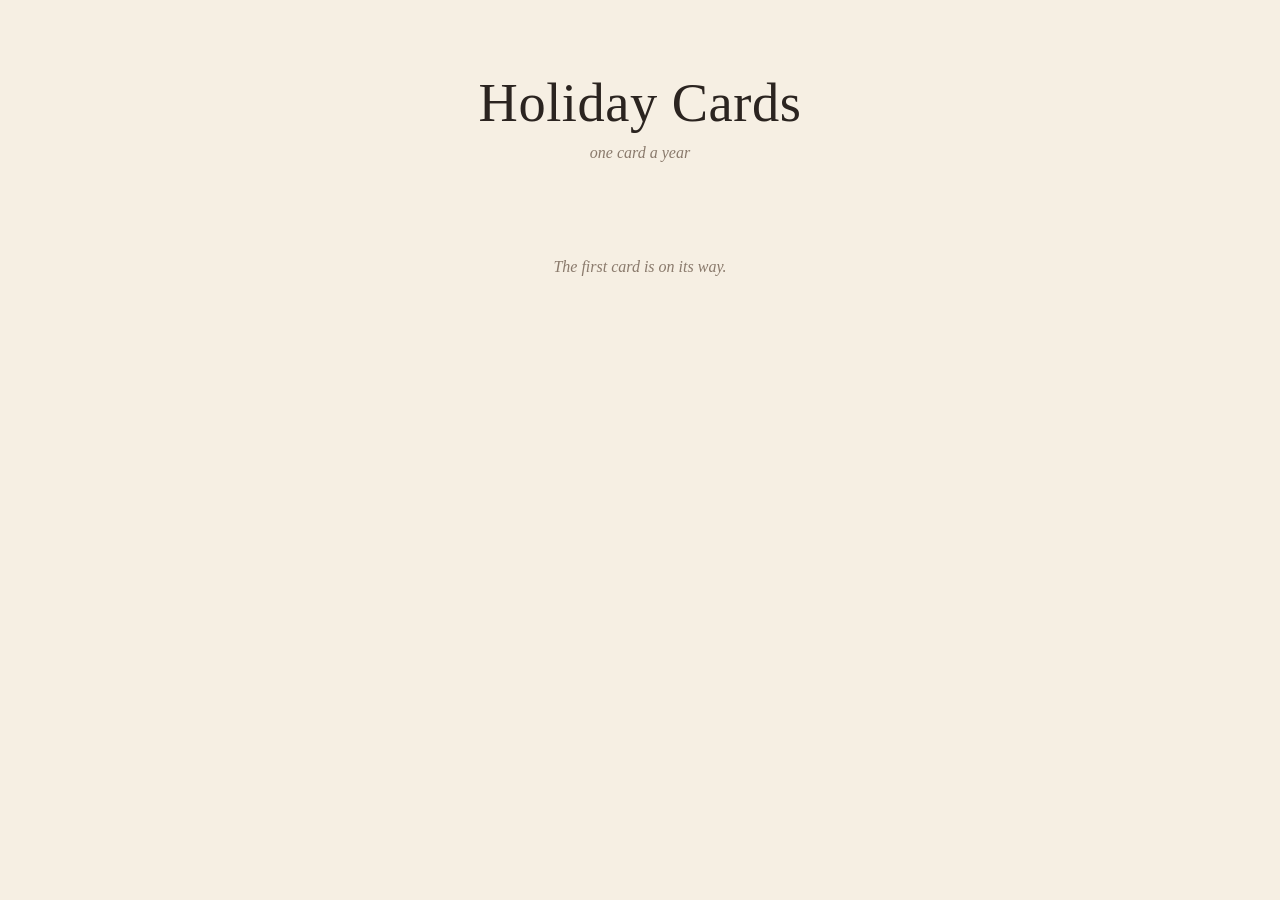
<file: index.html>
<!doctype html>
<html lang="en">
<head>
<meta charset="utf-8">
<meta name="viewport" content="width=device-width, initial-scale=1">
<title>Holiday Cards</title>
<style>
  * { box-sizing: border-box; }
  body { margin: 0; min-height: 100vh; background: #f6efe3; color: #2b2420; font-family: Georgia, "Times New Roman", serif; }
  header { text-align: center; padding: 4.5rem 1rem 2.5rem; }
  h1 { margin: 0; font-weight: 400; font-size: clamp(2.2rem, 6vw, 3.4rem); letter-spacing: .01em; }
  header p { margin: .6rem 0 0; color: #8a7a6c; font-style: italic; }
  main { display: grid; grid-template-columns: repeat(auto-fill, minmax(230px, 1fr)); gap: 3rem 2.2rem; max-width: 1040px; margin: 0 auto; padding: 2.5rem 1.5rem 6rem; }
  a.card { display: grid; gap: .9rem; justify-items: center; text-decoration: none; color: inherit; }
  .env { position: relative; width: 100%; aspect-ratio: 1.55; transition: transform .35s cubic-bezier(.2,1.4,.4,1); }
  .env > * { position: absolute; }
  .back { inset: 0; border-radius: 6px; background: color-mix(in srgb, var(--c) 78%, black); box-shadow: 0 12px 26px rgba(0,0,0,.18); }
  .peek { left: 14%; width: 72%; top: -30%; aspect-ratio: 4 / 5; object-fit: cover; background: #fffdf7; padding: 4%; transform: rotate(-3deg); box-shadow: 0 2px 8px rgba(0,0,0,.2); transition: transform .35s; }
  .front { inset: 0; border-radius: 6px; background: var(--c); clip-path: polygon(0 0, 50% 52%, 100% 0, 100% 100%, 0 100%); }
  .flap { inset: 0 0 auto 0; height: 56%; background: color-mix(in srgb, var(--c) 90%, white); clip-path: polygon(0 0, 100% 0, 50% 100%); }
  .stamp { right: 6%; bottom: 12%; padding: .3rem .7rem; background: #fffaf0; font-size: 1.05rem; transform: rotate(4deg); box-shadow: 0 1px 3px rgba(0,0,0,.15); }
  a.card:hover .env { transform: translateY(-6px) rotate(-1.5deg); }
  a.card:hover .peek { transform: translateY(-10%) rotate(-5deg); }
  .title { font-size: 1.1rem; text-align: center; }
  .draft { font: 600 .7rem system-ui, sans-serif; letter-spacing: .1em; text-transform: uppercase; color: #b8282f; }
  .empty { grid-column: 1 / -1; text-align: center; color: #8a7a6c; font-style: italic; }
</style>
</head>
<body>
<header><h1 id="title">Holiday Cards</h1><p id="subtitle"></p></header>
<main id="grid"></main>
<script>
  // Lists cards from archive.json. Drafts show only with ?drafts in the URL.
  const showDrafts = new URLSearchParams(location.search).has("drafts");
  const esc = (s) => String(s ?? "").replace(/[&<>"]/g, (c) => ({ "&": "&amp;", "<": "&lt;", ">": "&gt;", '"': "&quot;" }[c]));
  fetch("archive.json", { cache: "no-store" })
    .then((r) => r.json())
    .then((a) => {
      document.title = a.title || "Holiday Cards";
      document.getElementById("title").textContent = a.title || "Holiday Cards";
      document.getElementById("subtitle").textContent = a.subtitle || "";
      const cards = a.cards
        .filter((c) => c.status === "published" || showDrafts)
        .sort((x, y) => String(y.id).localeCompare(String(x.id), undefined, { numeric: true }));
      const grid = document.getElementById("grid");
      if (!cards.length) {
        grid.innerHTML = `<p class="empty">The first card is on its way.</p>`;
        return;
      }
      grid.innerHTML = cards
        .map((c) => `
          <a class="card" href="${esc(c.path)}">
            <div class="env" style="--c:${esc(c.color || "#b8282f")}">
              <div class="back"></div>
              ${c.cover ? `<img class="peek" src="${esc(c.cover)}" alt="">` : ""}
              <div class="front"></div>
              ${c.cover ? "" : `<div class="flap"></div>`}
              <div class="stamp">${esc(c.id)}</div>
            </div>
            <div class="title">${esc(c.title)}</div>
            ${c.status !== "published" ? `<div class="draft">${esc(c.status)}</div>` : ""}
          </a>`)
        .join("");
    });
</script>
</body>
</html>
</file>
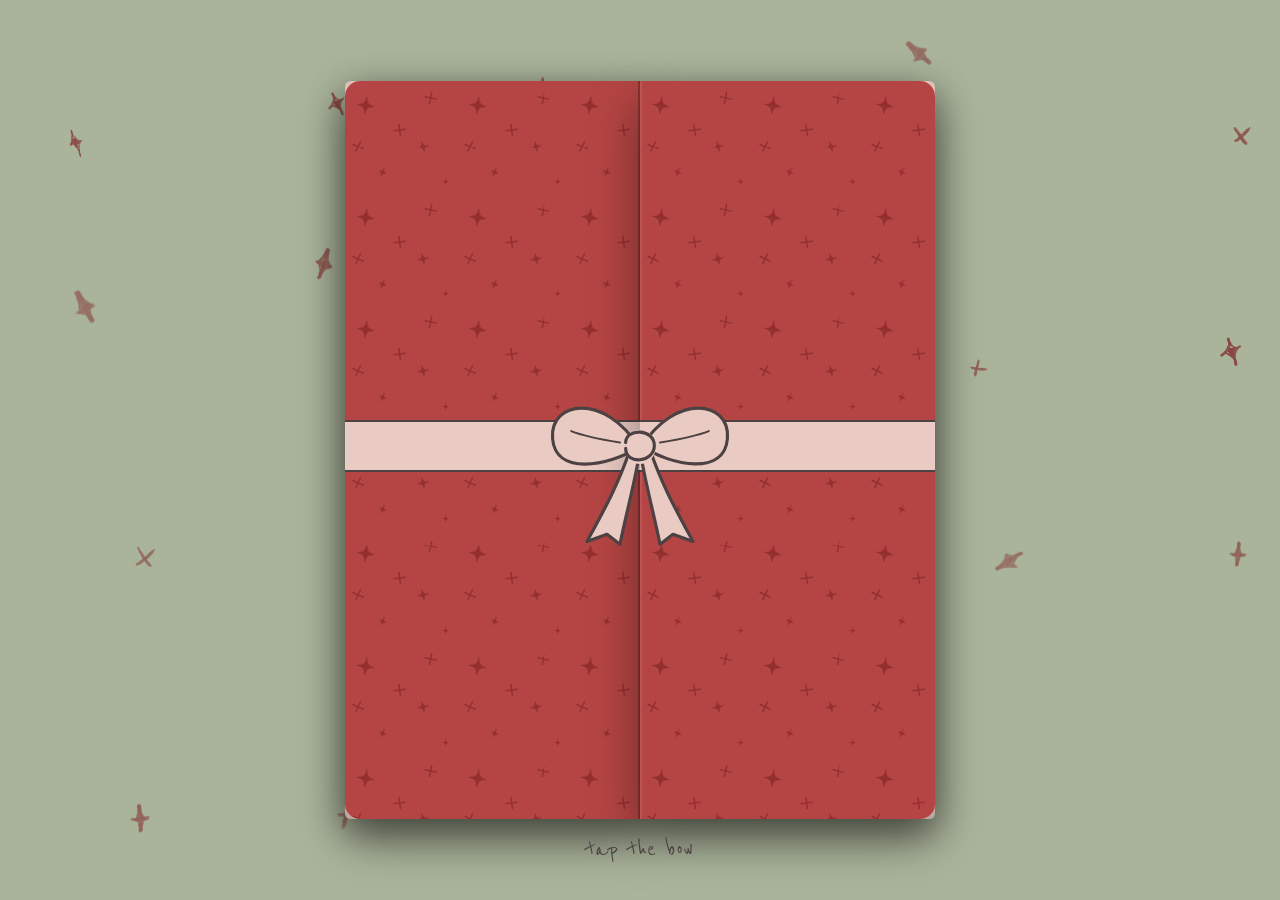
<file: years/2026/index.html>
<!doctype html>
<html lang="en">
<head>
<meta charset="utf-8">
<meta name="viewport" content="width=device-width, initial-scale=1, viewport-fit=cover">
<!-- meta:start (written by tools/cards.py stamp, edit card.json instead) -->
<title>Happy HOWLdays</title>
<meta property="og:title" content="Happy HOWLdays">
<meta name="description" content="A little card for you. Tap the bow.">
<meta property="og:description" content="A little card for you. Tap the bow.">
<meta property="og:type" content="website">
<!-- meta:end -->
<link rel="stylesheet" href="engine/engine.css">
</head>
<body class="xc">
<div id="card-root"></div>
<noscript>This card needs JavaScript to open.</noscript>
<script type="module">
  import { boot } from "./engine/engine.js";
  boot();
</script>
</body>
</html>
</file>
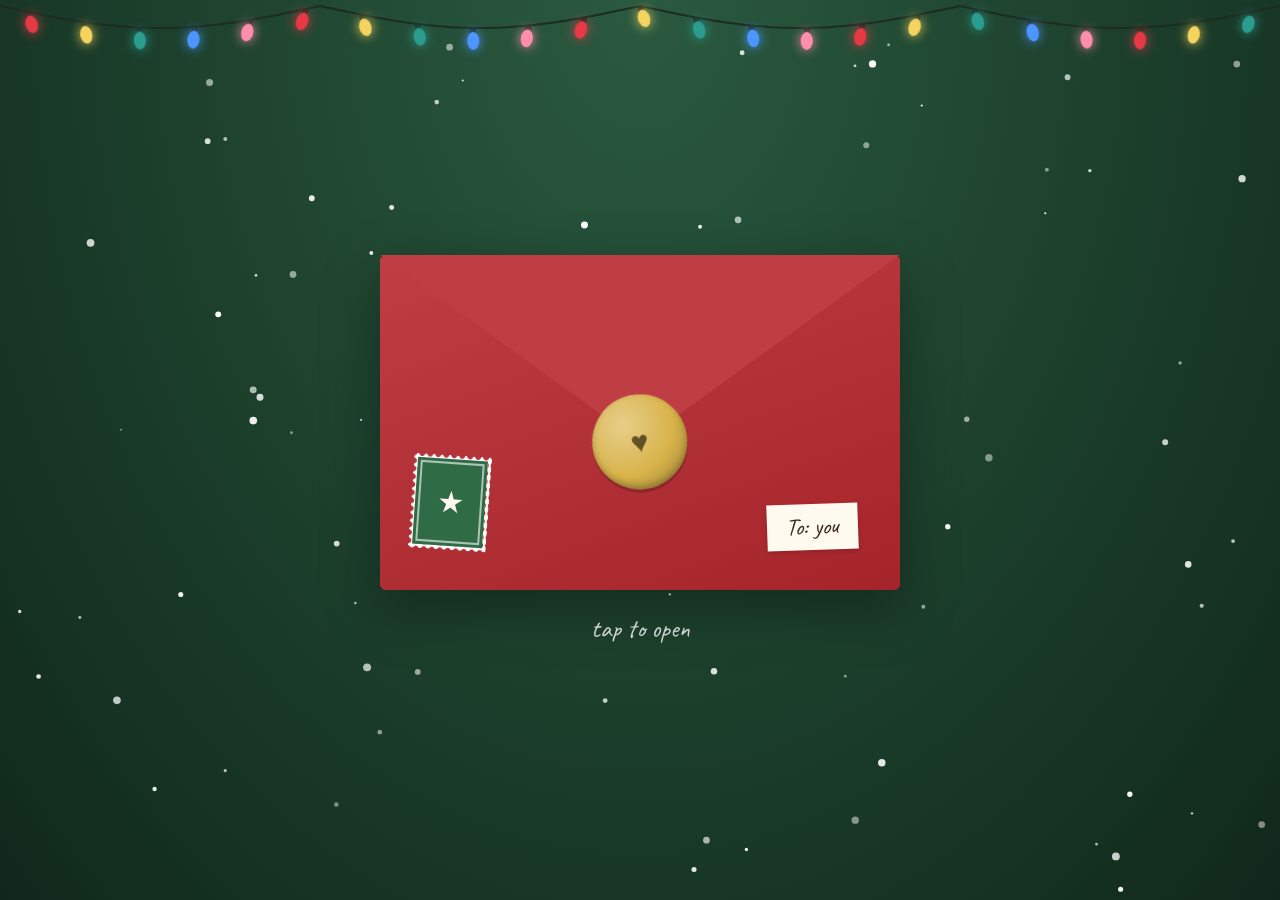
<file: years/example/index.html>
<!doctype html>
<html lang="en">
<head>
<meta charset="utf-8">
<meta name="viewport" content="width=device-width, initial-scale=1, viewport-fit=cover">
<!-- meta:start (written by tools/cards.py stamp, edit card.json instead) -->
<title>Happy Holidays</title>
<meta property="og:title" content="Happy Holidays">
<meta name="description" content="A little card for you. Tap to open.">
<meta property="og:description" content="A little card for you. Tap to open.">
<meta property="og:type" content="website">
<!-- meta:end -->
<link rel="stylesheet" href="engine/engine.css">
</head>
<body class="xc">
<div id="card-root"></div>
<noscript>This card needs JavaScript to open.</noscript>
<script type="module">
  import { boot } from "./engine/engine.js";
  boot();
</script>
</body>
</html>
</file>
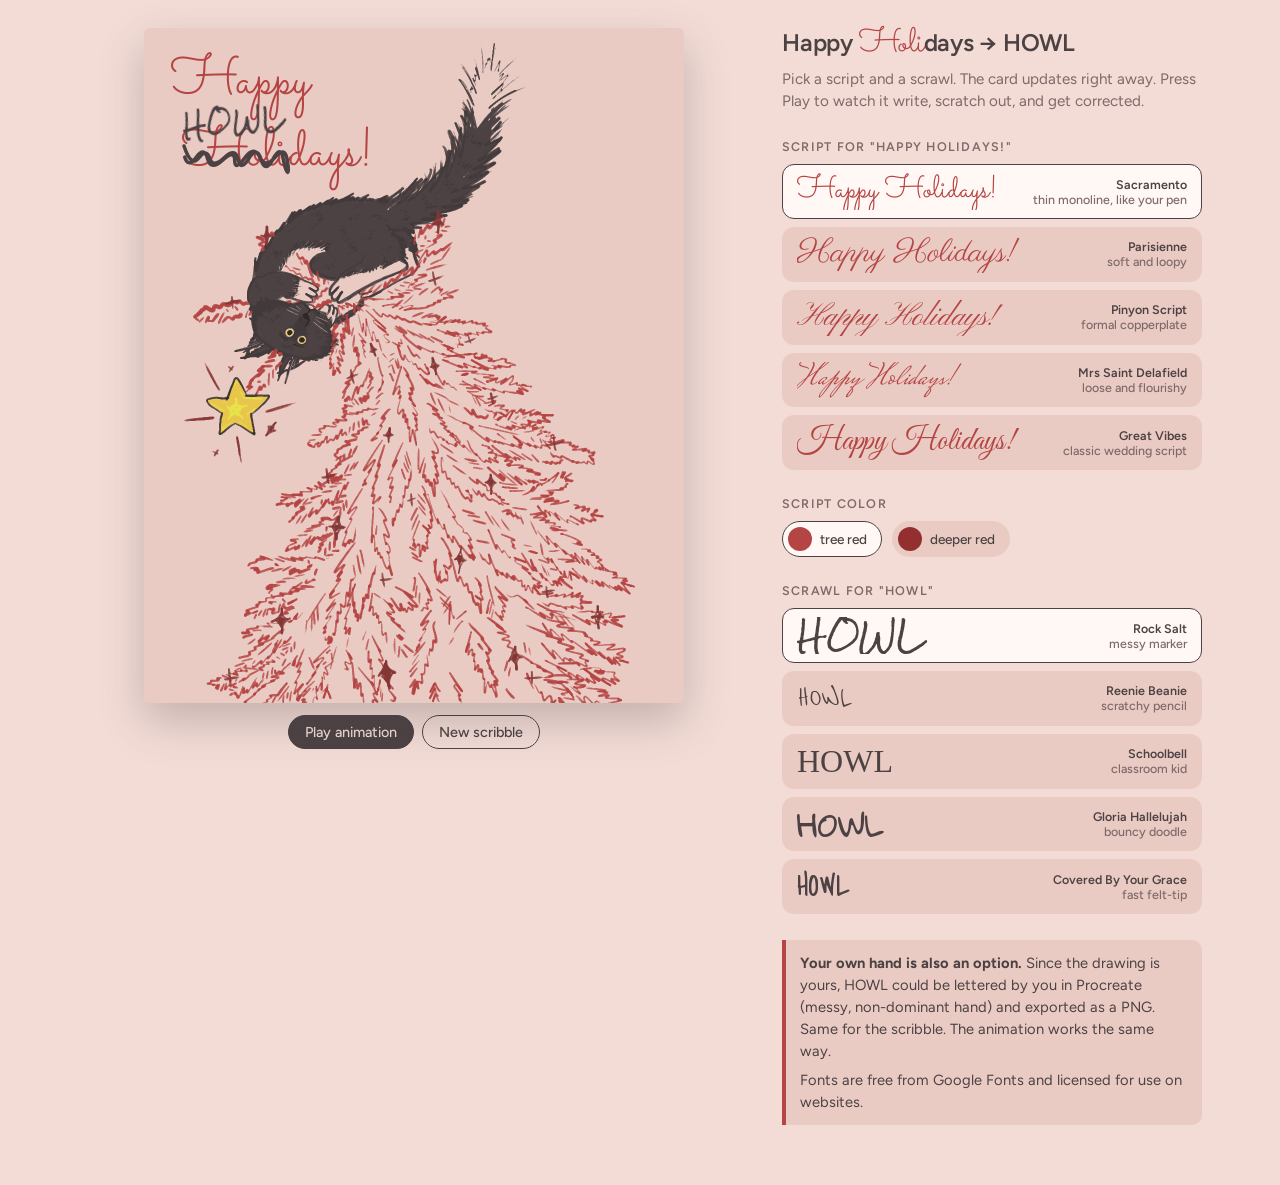
<file: docs/concepts/2026-fonts/index.html>
<!DOCTYPE html>
<html lang="en">
<head>
<meta charset="utf-8">
<meta name="viewport" content="width=device-width, initial-scale=1">
<title>Happy HOWLdays Font Test</title>
<link rel="preconnect" href="https://fonts.googleapis.com">
<link rel="stylesheet" href="https://fonts.googleapis.com/css2?family=Sacramento&family=Parisienne&family=Pinyon+Script&family=Mrs+Saint+Delafield&family=Great+Vibes&family=Rock+Salt&family=Reenie+Beanie&family=Schoolbell&family=Gloria+Hallelujah&family=Covered+By+Your+Grace&family=Figtree:wght@400;500;600&display=swap">
<style>
/* Layout idea: Anni's drawing as the card on the left, font pickers on the right. Colors sampled straight from the drawing. */
:root {
  --paper: #eacbc3;      /* drawing background */
  --paper-2: #f3dcd6;
  --red: #b54544;        /* tree ink */
  --red-deep: #93302f;
  --grey: #4c4243;       /* cat */
  --gold: #e8c54b;       /* star */
  --soft: #7d6a69;
  --body: "Figtree", system-ui, sans-serif;
  --script: "Sacramento", cursive;
  --scrawl: "Rock Salt", cursive;
  --script-scale: 1;
  --scrawl-scale: 1;
  --ink: var(--red);
  color-scheme: light;
}
* { box-sizing: border-box; }
html, body { margin: 0; }
body { background: var(--paper-2); color: var(--grey); font: 16px/1.5 var(--body); }
.wrap { max-width: 1160px; margin: 0 auto; padding: 28px 18px 60px; display: grid; grid-template-columns: minmax(0, 1fr) minmax(300px, 420px); gap: 32px; align-items: start; }
@media (max-width: 820px) { .wrap { grid-template-columns: 1fr; } }

/* ---------- card ---------- */
.cardcol { display: grid; gap: 12px; justify-items: center; position: sticky; top: 16px; }
@media (max-width: 820px) { .cardcol { position: static; } }
.card { position: relative; width: min(100%, 540px); aspect-ratio: 1080 / 1350; container-type: inline-size; border-radius: 6px; overflow: hidden;
  box-shadow: 0 18px 44px rgba(76, 66, 67, .28); background: var(--paper); }
.card img { position: absolute; inset: 0; width: 100%; height: 100%; display: block; }
.head { position: absolute; left: 5cqw; top: 3.6cqw; width: 46cqw; z-index: 2; }
.line { display: block; font-family: var(--script); color: var(--ink); font-size: calc(8.6cqw * var(--script-scale)); line-height: 1.3; white-space: nowrap; }
.line + .line { margin-left: 2cqw; }
.holi { position: relative; display: inline-block; }
.scribble { position: absolute; z-index: 3; overflow: visible; pointer-events: none; }
.scribble path { fill: none; stroke: var(--grey); stroke-linecap: round; stroke-linejoin: round; stroke-dasharray: 1; stroke-dashoffset: 1; }
.howl { position: absolute; z-index: 4; font-family: var(--scrawl); color: var(--grey); font-size: calc(6.4cqw * var(--scrawl-scale)); line-height: 1; white-space: nowrap; pointer-events: none; transform: rotate(-6deg); transform-origin: left bottom; }
.howl span { display: inline-block; opacity: 0; transform: translateY(var(--y)) rotate(var(--r)) scale(1.5); }

/* final state, no motion */
.final .line { clip-path: inset(0 0 0 0); }
.final .scribble path { stroke-dashoffset: 0; }
.final .howl span { opacity: 1; transform: translateY(var(--y)) rotate(var(--r)); }

/* playing */
.play .line { clip-path: inset(-20% 100% -20% 0); animation: write 1s cubic-bezier(.4,.1,.5,1) forwards; }
.play .line:nth-child(2) { animation-duration: 1.3s; animation-delay: 1s; }
.play .scribble path { animation: scratch .9s ease-in forwards 2.7s; }
.play .howl span { animation: scrawl .22s ease-out forwards; animation-delay: calc(3.7s + var(--i) * .2s); }
@keyframes write { to { clip-path: inset(-20% -5% -20% 0); } }
@keyframes scratch { to { stroke-dashoffset: 0; } }
@keyframes scrawl { to { opacity: 1; transform: translateY(var(--y)) rotate(var(--r)); } }

.cardbar { display: flex; gap: 8px; flex-wrap: wrap; justify-content: center; }
.btn { border: 1.5px solid var(--grey); background: transparent; color: var(--grey); border-radius: 999px; padding: 7px 16px; font: 500 .9rem var(--body); cursor: pointer; }
.btn.primary { background: var(--grey); color: var(--paper-2); }
.btn:focus-visible, .opt:focus-visible, .sw:focus-visible { outline: 3px solid var(--red); outline-offset: 2px; }

/* ---------- controls ---------- */
.panel { display: grid; gap: 26px; }
h1 { margin: 0; font: 600 1.5rem/1.2 var(--body); letter-spacing: -.01em; }
h1 em { font: normal 2.1rem/1 "Sacramento", cursive; color: var(--red); }
.intro { margin: 6px 0 0; color: var(--soft); font-size: .95rem; }
h2 { margin: 0 0 10px; font: 600 .78rem var(--body); letter-spacing: .1em; text-transform: uppercase; color: var(--soft); }
.opts { display: grid; gap: 8px; }
.opt { display: grid; grid-template-columns: 1fr auto; align-items: center; gap: 10px; text-align: left; border: 1.5px solid transparent; background: var(--paper); border-radius: 12px; padding: 8px 14px; cursor: pointer; color: inherit; }
.opt[aria-pressed="true"] { border-color: var(--grey); background: #fff8f5; }
.opt .sample { font-size: 2rem; line-height: 1.15; white-space: nowrap; overflow: hidden; text-overflow: ellipsis; }
.opt .name { font: 500 .78rem var(--body); color: var(--soft); text-align: right; }
.opt .name b { display: block; font-weight: 600; color: var(--grey); }
.scripts .sample { color: var(--ink); }
.swatches { display: flex; gap: 10px; flex-wrap: wrap; }
.sw { display: flex; align-items: center; gap: 8px; border: 1.5px solid transparent; background: var(--paper); border-radius: 999px; padding: 5px 14px 5px 5px; cursor: pointer; font: 500 .85rem var(--body); color: var(--grey); }
.sw[aria-pressed="true"] { border-color: var(--grey); background: #fff8f5; }
.sw i { width: 24px; height: 24px; border-radius: 50%; display: block; }
.note { background: var(--paper); border-left: 4px solid var(--red); padding: 12px 14px; border-radius: 0 10px 10px 0; font-size: .92rem; }
.note p { margin: 0; }
.note p + p { margin-top: 6px; }

@media (prefers-reduced-motion: reduce) {
  .play .line, .play .scribble path, .play .howl span { animation-duration: .01ms !important; animation-delay: 0s !important; }
}
</style>
</head>
<body>
<div class="wrap">
  <div class="cardcol">
    <div class="card final" id="card">
      <img src="drawing.png" alt="Anni's drawing of a black and white cat sliding down a red-ink Christmas tree, knocking the gold star off">
      <div class="head" id="head" aria-label="Happy Holidays, with Holi scratched out and HOWL written over it">
        <span class="line">Happy</span>
        <span class="line"><span class="holi" id="holi">Holi</span>days!</span>
      </div>
      <svg class="scribble" id="scribble" aria-hidden="true"><path id="scribPath" pathLength="1"/></svg>
      <div class="howl" id="howl" aria-hidden="true"></div>
    </div>
    <div class="cardbar">
      <button class="btn primary" id="play">Play animation</button>
      <button class="btn" id="rescribble">New scribble</button>
    </div>
  </div>

  <div class="panel">
    <div>
      <h1>Happy <em>Holi</em>days → HOWL</h1>
      <p class="intro">Pick a script and a scrawl. The card updates right away. Press Play to watch it write, scratch out, and get corrected.</p>
    </div>

    <div>
      <h2>Script for "Happy Holidays!"</h2>
      <div class="opts scripts" id="scripts"></div>
    </div>

    <div>
      <h2>Script color</h2>
      <div class="swatches" id="colors">
        <button class="sw" aria-pressed="true" data-c="#b54544"><i style="background:#b54544"></i>tree red</button>
        <button class="sw" aria-pressed="false" data-c="#93302f"><i style="background:#93302f"></i>deeper red</button>
      </div>
    </div>

    <div>
      <h2>Scrawl for "HOWL"</h2>
      <div class="opts scrawls" id="scrawls"></div>
    </div>

    <div class="note">
      <p><strong>Your own hand is also an option.</strong> Since the drawing is yours, HOWL could be lettered by you in Procreate (messy, non-dominant hand) and exported as a PNG. Same for the scribble. The animation works the same way.</p>
      <p>Fonts are free from Google Fonts and licensed for use on websites.</p>
    </div>
  </div>
</div>

<script>
const SCRIPTS = [
  { f: "Sacramento", scale: 1.18, why: "thin monoline, like your pen" },
  { f: "Parisienne", scale: .98, why: "soft and loopy" },
  { f: "Pinyon Script", scale: .92, why: "formal copperplate" },
  { f: "Mrs Saint Delafield", scale: 1.3, why: "loose and flourishy" },
  { f: "Great Vibes", scale: 1.02, why: "classic wedding script" },
];
const SCRAWLS = [
  { f: "Rock Salt", scale: .72, why: "messy marker" },
  { f: "Reenie Beanie", scale: 1.35, why: "scratchy pencil" },
  { f: "Schoolbell", scale: 1.0, why: "classroom kid" },
  { f: "Gloria Hallelujah", scale: .88, why: "bouncy doodle" },
  { f: "Covered By Your Grace", scale: 1.22, why: "fast felt-tip" },
];

const root = document.documentElement.style;
const card = document.getElementById("card");
const holi = document.getElementById("holi");
const scribble = document.getElementById("scribble");
const scribPath = document.getElementById("scribPath");
const howl = document.getElementById("howl");

function buildOpts(list, el, sample, key) {
  list.forEach((o, i) => {
    const b = document.createElement("button");
    b.className = "opt";
    b.setAttribute("aria-pressed", i === 0);
    b.innerHTML = `<span class="sample" style="font-family:'${o.f}'">${sample}</span><span class="name"><b>${o.f}</b>${o.why}</span>`;
    b.onclick = () => {
      el.querySelectorAll(".opt").forEach((x) => x.setAttribute("aria-pressed", x === b));
      root.setProperty(`--${key}`, `"${o.f}", cursive`);
      root.setProperty(`--${key}-scale`, o.scale);
      showFinal();
    };
    el.append(b);
  });
  root.setProperty(`--${key}`, `"${list[0].f}", cursive`);
  root.setProperty(`--${key}-scale`, list[0].scale);
}
buildOpts(SCRIPTS, document.getElementById("scripts"), "Happy Holidays!", "script");
buildOpts(SCRAWLS, document.getElementById("scrawls"), "HOWL", "scrawl");

document.querySelectorAll("#colors .sw").forEach((b) => b.onclick = () => {
  document.querySelectorAll("#colors .sw").forEach((x) => x.setAttribute("aria-pressed", x === b));
  root.setProperty("--ink", b.dataset.c);
});

// HOWL letters with a little kid wobble
let seed = 7;
const rand = () => ((seed = (seed * 9301 + 49297) % 233280) / 233280);
function buildHowl() {
  howl.innerHTML = [..."HOWL"].map((ch, i) =>
    `<span style="--i:${i};--r:${(rand() * 14 - 7).toFixed(1)}deg;--y:${(rand() * 0.12 - 0.06).toFixed(3)}em">${ch}</span>`).join("");
}

// scratch-out scribble sized to the word "Holi"
function layout() {
  const c = card.getBoundingClientRect();
  const h = holi.getBoundingClientRect();
  const W = c.width;
  // script fonts have tall ascenders; aim the scribble at the letter bodies
  const x = h.left - c.left - W * 0.005, y = h.top - c.top + h.height * 0.36;
  const w = h.width + W * 0.01, hh = h.height * 0.42;
  Object.assign(scribble.style, { left: `${x}px`, top: `${y}px`, width: `${w}px`, height: `${hh}px` });
  scribble.setAttribute("viewBox", `0 0 ${w} ${hh}`);
  // messy back-and-forth scribble: two passes of slanted loops
  const pts = [];
  const n = 7 + Math.floor(rand() * 3);
  for (let pass = 0; pass < 2; pass++) {
    for (let k = 0; k <= n; k++) {
      const i = pass ? n - k : k;
      const px = (w * i) / n + (rand() - 0.5) * w * 0.06;
      const up = (k + pass) % 2 === 0;
      const py = up ? hh * (0.02 + rand() * 0.18) : hh * (0.8 + rand() * 0.22);
      pts.push([px + (up ? w * 0.03 : -w * 0.03), py]);
    }
  }
  let d = `M${pts[0][0].toFixed(1)} ${pts[0][1].toFixed(1)}`;
  for (let i = 1; i < pts.length - 1; i++) {
    const [ax, ay] = pts[i], [bx, by] = pts[i + 1];
    d += ` Q${ax.toFixed(1)} ${ay.toFixed(1)} ${((ax + bx) / 2).toFixed(1)} ${((ay + by) / 2).toFixed(1)}`;
  }
  scribPath.setAttribute("d", d);
  scribPath.style.strokeWidth = `${W * 0.0065}px`;
  // HOWL sits above the crossed-out word, starting a bit left of it
  Object.assign(howl.style, { left: `${x + W * 0.01}px`, top: `${h.top - c.top - howl.offsetHeight * 0.2}px` });
}

function showFinal() {
  card.classList.remove("play");
  requestAnimationFrame(() => { layout(); card.classList.add("final"); });
}
function play() {
  layout();
  card.classList.remove("final", "play");
  void card.offsetWidth;
  card.classList.add("play");
}
document.getElementById("play").onclick = play;
document.getElementById("rescribble").onclick = () => { seed = Math.floor(Math.random() * 99999); buildHowl(); layout(); };
addEventListener("resize", layout);

buildHowl();
document.fonts.ready.then(() => { layout(); setTimeout(play, 400); });
</script>
</body>
</html>
</file>
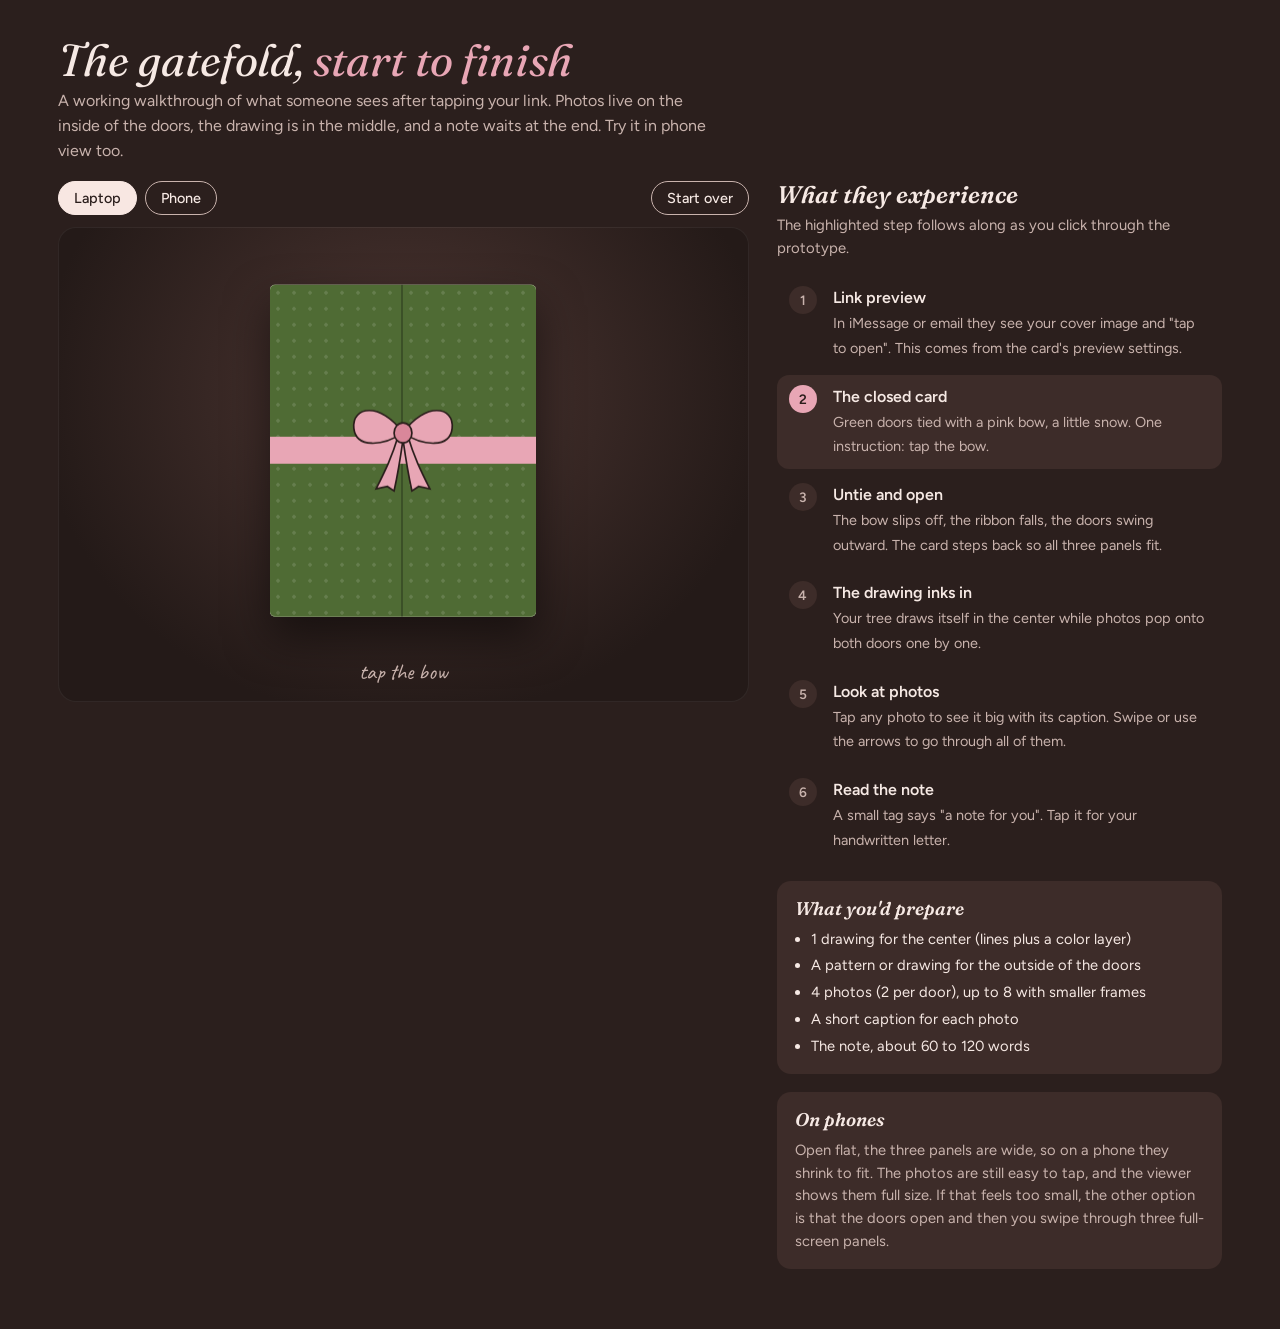
<file: docs/concepts/2026-gatefold.html>
<!DOCTYPE html>
<html lang="en">
<head>
<meta charset="utf-8">
<meta name="viewport" content="width=device-width, initial-scale=1">
<title>Gatefold Card Walkthrough</title>
<link rel="preconnect" href="https://fonts.googleapis.com">
<link rel="stylesheet" href="https://fonts.googleapis.com/css2?family=Caveat:wght@500;700&family=Fraunces:ital,opsz,wght@1,9..144,400;1,9..144,600&family=Figtree:wght@400;500;600&display=swap">
<style>
/* Layout idea: a working prototype of the full gatefold flow on the left, the recipient's step-by-step journey on the right. */
:root {
  --bg: #2b1f1d;
  --bg-2: #3d2c29;
  --paper: #f8e7e2;
  --paper-2: #fdf6f1;
  --ink: #2a1d1b;
  --red: #c23b2a;
  --pine: #4f6b34;
  --pink: #e8a6b5;
  --gold: #c9962e;
  --text: #f6e9e4;
  --text-soft: #c9b3ad;
  --display: "Fraunces", Georgia, serif;
  --hand: "Caveat", "Bradley Hand", cursive;
  --body: "Figtree", system-ui, sans-serif;
  color-scheme: dark;
}
* { box-sizing: border-box; }
html, body { margin: 0; }
body { background: var(--bg); color: var(--text); font: 16px/1.55 var(--body); }
.wrap { max-width: 1200px; margin: 0 auto; padding: 0 18px 60px; }
header { padding: 36px 0 18px; display: grid; gap: 6px; }
h1 { margin: 0; font: italic 400 clamp(1.9rem, 4.6vw, 2.8rem)/1.05 var(--display); }
h1 span { color: var(--pink); }
.lede { margin: 0; color: var(--text-soft); max-width: 66ch; }
.grid { display: grid; grid-template-columns: minmax(0, 1.55fr) minmax(280px, 1fr); gap: 28px; align-items: start; }
@media (max-width: 860px) { .grid { grid-template-columns: 1fr; } }

.controls { display: flex; flex-wrap: wrap; gap: 8px; margin-bottom: 12px; }
.pill { border: 1.5px solid var(--text-soft); background: transparent; color: var(--text); padding: 7px 15px; border-radius: 999px; font: 500 .9rem var(--body); cursor: pointer; }
.pill[aria-pressed="true"] { background: var(--paper); color: var(--ink); border-color: var(--paper); }
.pill:focus-visible, button:focus-visible { outline: 3px solid var(--pink); outline-offset: 2px; }
.spacer { flex: 1; }

.stagebox { display: grid; place-items: center; }
.stage { position: relative; width: 100%; aspect-ratio: 16 / 11; border-radius: 18px; overflow: hidden;
  background: radial-gradient(ellipse at 50% 35%, #4d3632, #241a18 75%); box-shadow: inset 0 0 0 1px rgba(255,255,255,.06); }
.stage.phone { width: min(100%, 360px); aspect-ratio: 9 / 18.5; border-radius: 40px; border: 9px solid #111; }
.hint { position: absolute; left: 0; right: 0; bottom: 3.5%; text-align: center; font: clamp(1.05rem, 2.2vw, 1.4rem) var(--hand); color: var(--text-soft); pointer-events: none; transition: opacity .4s; }

/* ---------- card ---------- */
.gate { position: absolute; left: 50%; top: 47%; aspect-ratio: .8; perspective: 2400px; cursor: pointer;
  transform: translate(-50%, -50%) scale(var(--fit, 1)); transition: transform 1s cubic-bezier(.45,0,.2,1) .7s; }
.art { position: absolute; inset: 0; background: var(--paper-2); border-radius: 5px; display: grid; place-items: center; box-shadow: 0 20px 44px rgba(0,0,0,.5); }
.art svg { width: 86%; height: 86%; overflow: visible; }
.art .s { fill: none; stroke: var(--red); stroke-width: 2.1; stroke-linecap: round; stroke-linejoin: round; stroke-dasharray: 1; stroke-dashoffset: 1; }
.drawing .art .s { animation: draw 1.1s ease forwards; animation-delay: calc(var(--d) * 1s); }
.art .w, .art .script { opacity: 0; transition: opacity 1.4s; }
.washed .art .w, .washed .art .script { opacity: 1; }
.art .script { font: 30px var(--hand); fill: var(--red); }
@keyframes draw { to { stroke-dashoffset: 0; } }

.door { position: absolute; top: 0; bottom: 0; width: 50%; transform-style: preserve-3d; transition: transform 1.3s cubic-bezier(.45,0,.2,1) .35s; z-index: 2; }
.door.l { left: 0; transform-origin: left center; }
.door.r { right: 0; transform-origin: right center; }
.open .door.l { transform: rotateY(-180deg); }
.open .door.r { transform: rotateY(180deg); }
.face { position: absolute; inset: 0; backface-visibility: hidden; }
.out { background: var(--pine); background-image: radial-gradient(circle, rgba(255,255,255,.13) 1.5px, transparent 2px); background-size: 16px 16px; }
.l .out { border-radius: 5px 0 0 5px; box-shadow: inset -2px 0 0 rgba(0,0,0,.25); }
.r .out { border-radius: 0 5px 5px 0; }
.in { transform: rotateY(180deg); background: var(--paper); box-shadow: 0 20px 44px rgba(0,0,0,.5); }
.l .in { border-radius: 0 5px 5px 0; }
.r .in { border-radius: 5px 0 0 5px; }
.band { position: absolute; left: 0; right: 0; top: 46%; height: 8%; background: var(--pink); transition: transform .45s, opacity .45s; }
.l .band { transform-origin: left; } .r .band { transform-origin: right; }
.open .band { transform: scaleX(0); opacity: 0; }
.gate .bow { position: absolute; left: 50%; top: 50%; width: 42%; translate: -50% -60%; z-index: 3; overflow: visible; transition: transform .45s cubic-bezier(.5,0,.75,0), opacity .45s; pointer-events: none; }
.open .gate .bow { transform: translateY(45%) rotate(18deg) scale(.6); opacity: 0; }

/* photos on the inside of each door */
.snap { position: absolute; left: 13%; width: 74%; border: 0; padding: 5% 5% 0; background: #fffdf8; cursor: zoom-in; box-shadow: 0 4px 10px rgba(0,0,0,.22);
  display: grid; gap: 2%; transform: rotate(var(--r)) scale(0); transition: transform .5s cubic-bezier(.2,1.6,.4,1); transition-delay: calc(1.6s + var(--i) * .15s); }
.shown .snap { transform: rotate(var(--r)); }
.shown .snap:hover { transform: rotate(0deg) scale(1.05); transition-delay: 0s; }
.snap .ph { aspect-ratio: 1; }
.snap .cap { font: clamp(10px, 1.6cqw, 17px)/1.1 var(--hand); color: var(--ink); padding: 3% 0 6%; text-align: center; }
.in { container-type: inline-size; }
.snap .cap { font-size: 9cqw; }

/* note tag */
.note { position: absolute; left: 50%; bottom: 9%; translate: -50% 0; border: 0; background: var(--paper-2); color: var(--red); padding: 8px 18px 8px 14px; border-radius: 4px;
  font: 700 clamp(1rem, 2vw, 1.3rem) var(--hand); white-space: nowrap; cursor: pointer; box-shadow: 0 6px 16px rgba(0,0,0,.35); opacity: 0; transform: translateY(12px) rotate(-2deg); transition: opacity .5s, transform .5s; pointer-events: none; }
.note::before { content: "✉"; margin-right: 8px; color: var(--pine); }
.ready .note { opacity: 1; transform: rotate(-2deg); pointer-events: auto; }
.ready .note:hover { transform: rotate(0) scale(1.05); }

/* viewer */
.viewer { position: absolute; inset: 0; z-index: 20; background: rgba(28, 19, 17, .92); display: grid; grid-template-rows: auto 1fr auto; padding: 4%; opacity: 0; pointer-events: none; transition: opacity .3s; }
.viewer.on { opacity: 1; pointer-events: auto; }
.v-top { display: flex; justify-content: space-between; align-items: center; color: var(--text-soft); font-size: .9rem; }
.v-close { border: 0; background: rgba(255,255,255,.12); color: var(--text); width: 38px; height: 38px; border-radius: 50%; font-size: 1.2rem; cursor: pointer; }
.v-body { display: grid; place-items: center; min-height: 0; container-type: size; padding: 2% 0; }
.v-card { background: #fffdf8; padding: 3.5% 3.5% 0; width: min(78cqw, 62cqh); box-shadow: 0 18px 40px rgba(0,0,0,.5); transform: rotate(-1.5deg); }
.v-card .ph { aspect-ratio: 4 / 5; }
.v-card .cap { font: clamp(15px, 4.5cqw, 24px)/1.2 var(--hand); color: var(--ink); text-align: center; padding: 4% 0 6%; }
.v-letter { background: var(--paper-2); color: var(--ink); width: min(88cqw, 440px); max-height: 100cqh; overflow: auto; padding: 6% 7%; font: clamp(.95rem, 4.2cqw, 1.35rem)/1.3 var(--hand); white-space: pre-line; box-shadow: 0 18px 40px rgba(0,0,0,.5);
  background-image: repeating-linear-gradient(transparent 0 1.3em, rgba(194,59,42,.12) 1.3em calc(1.3em + 1px)); }
.v-letter b { color: var(--red); }
.v-nav { display: flex; justify-content: center; align-items: center; gap: 14px; }
.v-nav button { border: 0; background: var(--paper); color: var(--ink); width: 42px; height: 42px; border-radius: 50%; font-size: 1.4rem; cursor: pointer; }
.v-nav button:disabled { opacity: .3; cursor: default; }
.v-dots { display: flex; gap: 6px; }
.v-dots i { width: 7px; height: 7px; border-radius: 50%; background: var(--text-soft); opacity: .4; }
.v-dots i.on { opacity: 1; background: var(--pink); }

/* placeholder photos */
.ph { background: var(--g); position: relative; }
.ph::after { content: attr(data-l); position: absolute; left: 0; right: 0; bottom: 8%; text-align: center; font: 600 .7rem var(--body); letter-spacing: .08em; text-transform: uppercase; color: rgba(255,255,255,.9); }

/* ---------- journey ---------- */
.journey h2 { margin: 0 0 4px; font: italic 600 1.5rem/1.2 var(--display); }
.journey .sub { margin: 0 0 16px; color: var(--text-soft); font-size: .93rem; }
.steps { list-style: none; margin: 0; padding: 0; display: grid; gap: 4px; counter-reset: s; }
.steps li { counter-increment: s; display: grid; grid-template-columns: 34px 1fr; gap: 10px; padding: 10px 12px; border-radius: 12px; transition: background .3s; }
.steps li::before { content: counter(s); width: 28px; height: 28px; border-radius: 50%; display: grid; place-items: center; background: var(--bg-2); color: var(--text-soft); font: 600 .85rem var(--body); }
.steps li.now { background: var(--bg-2); }
.steps li.now::before { background: var(--pink); color: var(--ink); }
.steps strong { display: block; font-weight: 600; }
.steps span { color: var(--text-soft); font-size: .9rem; }
.box { margin-top: 18px; padding: 16px 18px; border-radius: 14px; background: var(--bg-2); }
.box h3 { margin: 0 0 8px; font: italic 600 1.15rem var(--display); }
.box ul { margin: 0; padding-left: 1.1em; display: grid; gap: 4px; font-size: .92rem; }
.box p { margin: 0; font-size: .92rem; color: var(--text-soft); }

@media (prefers-reduced-motion: reduce) {
  *, *::before, *::after { animation-duration: .01ms !important; transition-duration: .01ms !important; transition-delay: 0s !important; }
}
</style>
</head>
<body>
<div class="wrap">
<header>
  <h1>The gatefold, <span>start to finish</span></h1>
  <p class="lede">A working walkthrough of what someone sees after tapping your link. Photos live on the inside of the doors, the drawing is in the middle, and a note waits at the end. Try it in phone view too.</p>
</header>

<div class="grid">
  <div>
    <div class="controls">
      <button class="pill" data-view="laptop" aria-pressed="true">Laptop</button>
      <button class="pill" data-view="phone" aria-pressed="false">Phone</button>
      <span class="spacer"></span>
      <button class="pill" id="restart">Start over</button>
    </div>
    <div class="stagebox">
      <div class="stage" id="stage">
        <div class="gate" id="gate" role="button" tabindex="0" aria-label="Untie the bow to open the card">
          <div class="art" id="art"></div>
          <div class="door l"><div class="face out"><div class="band"></div></div><div class="face in" data-side="l"></div></div>
          <div class="door r"><div class="face out"><div class="band"></div></div><div class="face in" data-side="r"></div></div>
          <svg class="bow" id="bow" viewBox="0 0 100 90" aria-hidden="true"></svg>
        </div>
        <button class="note" id="note">a note for you</button>
        <div class="viewer" id="viewer" role="dialog" aria-modal="true" aria-label="Photo viewer">
          <div class="v-top"><span id="v-count"></span><button class="v-close" id="v-close" aria-label="Close">✕</button></div>
          <div class="v-body" id="v-body"></div>
          <div class="v-nav"><button id="v-prev" aria-label="Previous">‹</button><div class="v-dots" id="v-dots"></div><button id="v-next" aria-label="Next">›</button></div>
        </div>
        <span class="hint" id="hint">tap the bow</span>
      </div>
    </div>
  </div>

  <aside class="journey">
    <h2>What they experience</h2>
    <p class="sub">The highlighted step follows along as you click through the prototype.</p>
    <ol class="steps" id="steps">
      <li data-step="0"><div><strong>Link preview</strong><span>In iMessage or email they see your cover image and "tap to open". This comes from the card's preview settings.</span></div></li>
      <li data-step="1"><div><strong>The closed card</strong><span>Green doors tied with a pink bow, a little snow. One instruction: tap the bow.</span></div></li>
      <li data-step="2"><div><strong>Untie and open</strong><span>The bow slips off, the ribbon falls, the doors swing outward. The card steps back so all three panels fit.</span></div></li>
      <li data-step="3"><div><strong>The drawing inks in</strong><span>Your tree draws itself in the center while photos pop onto both doors one by one.</span></div></li>
      <li data-step="4"><div><strong>Look at photos</strong><span>Tap any photo to see it big with its caption. Swipe or use the arrows to go through all of them.</span></div></li>
      <li data-step="5"><div><strong>Read the note</strong><span>A small tag says "a note for you". Tap it for your handwritten letter.</span></div></li>
    </ol>

    <div class="box">
      <h3>What you'd prepare</h3>
      <ul>
        <li>1 drawing for the center (lines plus a color layer)</li>
        <li>A pattern or drawing for the outside of the doors</li>
        <li>4 photos (2 per door), up to 8 with smaller frames</li>
        <li>A short caption for each photo</li>
        <li>The note, about 60 to 120 words</li>
      </ul>
    </div>
    <div class="box">
      <h3>On phones</h3>
      <p>Open flat, the three panels are wide, so on a phone they shrink to fit. The photos are still easy to tap, and the viewer shows them full size. If that feels too small, the other option is that the doors open and then you swipe through three full-screen panels.</p>
    </div>
  </aside>
</div>
</div>

<script>
// ---------- content (would come from card.json) ----------
const photos = [
  { side: "l", label: "photo 1", cap: "the tree, finally up", g: "linear-gradient(160deg,#f2b5a8,#c95d63)" },
  { side: "l", label: "photo 2", cap: "cat vs. ornaments, round 4", g: "linear-gradient(160deg,#cfe0c3,#4f6b34)" },
  { side: "r", label: "photo 3", cap: "first snow in atlanta", g: "linear-gradient(160deg,#c9d8ef,#5a74a6)" },
  { side: "r", label: "photo 4", cap: "the whole crew", g: "linear-gradient(160deg,#f3d9a4,#c9962e)" },
];
const letter = `Dear you,

This year was <b>a lot</b>, mostly the good kind. New city, new school, more cat chaos, more friends around the table.

Thank you for being part of it. Wishing you a cozy, sparkly season and a very happy new year.

<b>love, Anni</b>`;

// ---------- stand-in drawing ----------
const bowPath = (x, y, k = 1) => `M${x} ${y} c${-10*k} ${-9*k} ${-20*k} ${-2*k} ${-12*k} ${5*k} c${7*k} ${4*k} ${12*k} ${-2*k} ${12*k} ${-5*k} c0 ${3*k} ${5*k} ${9*k} ${12*k} ${5*k} c${8*k} ${-7*k} ${-2*k} ${-14*k} ${-12*k} ${-5*k} M${x} ${y} l${-6*k} ${16*k} M${x} ${y} l${6*k} ${16*k}`;
const orn = (x, y, r) => `M${x - r} ${y} a${r} ${r} 0 1 0 ${2*r} 0 a${r} ${r} 0 1 0 ${-2*r} 0 M${x} ${y - r} l0 -6`;
const strokes = [
  "M150 52 L110 122 Q120 116 130 122 Q140 116 150 122 Q160 116 170 122 Q180 116 190 122 Z",
  "M150 98 L88 192 Q100 184 112 192 Q124 184 136 192 Q148 184 160 192 Q172 184 184 192 Q196 184 212 192 Z",
  "M150 152 L66 272 Q80 264 94 272 Q108 264 122 272 Q136 264 150 272 Q164 264 178 272 Q192 264 206 272 Q220 264 234 272 Z",
  "M141 272 L141 292 L159 292 L159 272", "M70 302 C70 286 230 286 230 302 C230 318 70 318 70 302",
  "M150 20 l7 15 16 2 -12 11 3 16 -14 -8 -14 8 3 -16 -12 -11 16 -2Z",
  bowPath(150, 104, 1.1), bowPath(118, 168), bowPath(190, 226), bowPath(104, 244),
  orn(176, 150, 8), orn(128, 214, 9), orn(206, 256, 8), orn(160, 236, 7),
  "M118 136 Q150 152 182 136", "M98 204 Q150 226 204 204",
  "M40 70 l0 18 M31 79 l18 0", "M258 96 l0 14 M251 103 l14 0", "M44 200 l0 12 M38 206 l12 0", "M262 222 l0 16 M254 230 l16 0",
];
document.getElementById("art").innerHTML = `<svg viewBox="0 0 300 360" aria-label="Ink drawing of a decorated tree">
  <path class="w" d="M150 52 L110 122 L190 122Z M150 98 L88 192 L212 192Z M150 152 L66 272 L234 272Z" fill="#4f6b34" fill-opacity=".2"/>
  <ellipse class="w" cx="150" cy="302" rx="80" ry="15" fill="#e8a6b5"/>
  <path class="w" d="M150 20 l7 15 16 2 -12 11 3 16 -14 -8 -14 8 3 -16 -12 -11 16 -2Z" fill="#c9962e"/>
  <circle class="w" cx="176" cy="150" r="8" fill="#c23b2a" fill-opacity=".7"/><circle class="w" cx="128" cy="214" r="9" fill="#c9962e" fill-opacity=".8"/>
  <circle class="w" cx="206" cy="256" r="8" fill="#e8a6b5"/><circle class="w" cx="160" cy="236" r="7" fill="#c23b2a" fill-opacity=".7"/>
  ${strokes.map((d, i) => `<path class="s" pathLength="1" style="--d:${(i * 0.13).toFixed(2)}" d="${d}"/>`).join("")}
  <text class="script" x="150" y="350" text-anchor="middle">hello, holidays</text></svg>`;
document.getElementById("bow").innerHTML = `
  <path d="M46 40 C40 60 34 72 26 88 L36 86 L42 90 C46 72 48 58 50 44Z" fill="#e8a6b5" stroke="#2a1d1b" stroke-width="1.5"/>
  <path d="M54 40 C60 60 66 72 74 88 L64 86 L58 90 C54 72 52 58 50 44Z" fill="#e8a6b5" stroke="#2a1d1b" stroke-width="1.5"/>
  <path d="M50 38 C30 10 4 14 6 34 C8 52 32 50 50 38Z" fill="#e8a6b5" stroke="#2a1d1b" stroke-width="1.5"/>
  <path d="M50 38 C70 10 96 14 94 34 C92 52 68 50 50 38Z" fill="#e8a6b5" stroke="#2a1d1b" stroke-width="1.5"/>
  <ellipse cx="50" cy="38" rx="8" ry="9" fill="#d9879a" stroke="#2a1d1b" stroke-width="1.5"/>`;

// photos on door insides
const tilts = ["-4deg", "3deg", "3deg", "-3deg"];
photos.forEach((p, i) => {
  const face = document.querySelector(`.in[data-side="${p.side}"]`);
  const slot = face.children.length;
  const b = document.createElement("button");
  b.className = "snap";
  b.style.cssText = `top:${slot ? 51 : 6}%;--r:${tilts[i]};--i:${i}`;
  b.setAttribute("aria-label", `View photo: ${p.cap}`);
  b.innerHTML = `<div class="ph" data-l="${p.label}" style="--g:${p.g}"></div><div class="cap">${p.cap}</div>`;
  b.addEventListener("click", (e) => { e.stopPropagation(); openViewer(i); });
  face.append(b);
});

// ---------- flow ----------
const stage = document.getElementById("stage");
const gate = document.getElementById("gate");
const hint = document.getElementById("hint");
const reduce = matchMedia("(prefers-reduced-motion: reduce)").matches;
const wait = (ms) => new Promise((r) => setTimeout(r, reduce ? 0 : ms));
const DRAW_MS = strokes.length * 130 + 1100;
let opened = false, run = 0;

function setStep(n) { document.querySelectorAll("#steps li").forEach((li) => li.classList.toggle("now", +li.dataset.step === n)); }

function sizeCard() {
  const W = stage.clientWidth, H = stage.clientHeight;
  const h = Math.min(H * 0.7, (W * 0.84) / 0.8);
  gate.style.height = `${h}px`;
  return { W, h };
}
function fitOpen() {
  const { W, h } = sizeCard();
  const spread = h * 0.8 * 2;
  gate.style.setProperty("--fit", Math.min(1, (W * 0.94) / spread).toFixed(3));
}

async function open() {
  if (opened) return;
  opened = true; const my = ++run;
  stage.classList.add("open"); hint.style.opacity = 0; setStep(2);
  fitOpen();
  await wait(1500); if (my !== run) return;
  stage.classList.add("drawing", "shown"); setStep(3);
  await wait(DRAW_MS - 500); if (my !== run) return;
  stage.classList.add("washed");
  await wait(600); if (my !== run) return;
  stage.classList.add("ready"); setStep(4);
  hint.textContent = "tap a photo"; hint.style.opacity = 1;
}
gate.addEventListener("click", open);
gate.addEventListener("keydown", (e) => { if (e.key === "Enter" || e.key === " ") { e.preventDefault(); open(); } });

function restart() {
  run++; opened = false;
  stage.classList.remove("open", "drawing", "washed", "shown", "ready");
  gate.style.setProperty("--fit", 1); sizeCard();
  hint.textContent = "tap the bow"; hint.style.opacity = 1; closeViewer(); setStep(1);
}
document.getElementById("restart").addEventListener("click", restart);
document.querySelectorAll("[data-view]").forEach((b) => b.addEventListener("click", () => {
  document.querySelectorAll("[data-view]").forEach((x) => x.setAttribute("aria-pressed", x === b));
  stage.classList.toggle("phone", b.dataset.view === "phone");
  restart();
}));
addEventListener("resize", () => (opened ? fitOpen() : sizeCard()));

// ---------- viewer ----------
const viewer = document.getElementById("viewer"), vBody = document.getElementById("v-body"), vCount = document.getElementById("v-count"),
  vDots = document.getElementById("v-dots"), vPrev = document.getElementById("v-prev"), vNext = document.getElementById("v-next");
const items = [...photos.map((p) => ({ type: "photo", ...p })), { type: "letter" }];
let vi = 0;
vDots.innerHTML = items.map(() => "<i></i>").join("");
function renderViewer() {
  const it = items[vi];
  vBody.innerHTML = it.type === "photo"
    ? `<figure class="v-card" style="margin:0"><div class="ph" data-l="${it.label}" style="--g:${it.g}"></div><figcaption class="cap">${it.cap}</figcaption></figure>`
    : `<div class="v-letter">${letter}</div>`;
  vCount.textContent = it.type === "photo" ? `photo ${vi + 1} of ${photos.length}` : "the note";
  vPrev.disabled = vi === 0; vNext.disabled = vi === items.length - 1;
  [...vDots.children].forEach((d, k) => d.classList.toggle("on", k === vi));
  setStep(it.type === "photo" ? 4 : 5);
}
function openViewer(i) { vi = i; renderViewer(); viewer.classList.add("on"); document.getElementById("v-close").focus(); }
function closeViewer() { viewer.classList.remove("on"); }
document.getElementById("note").addEventListener("click", () => openViewer(items.length - 1));
document.getElementById("v-close").addEventListener("click", closeViewer);
vPrev.addEventListener("click", () => { if (vi > 0) { vi--; renderViewer(); } });
vNext.addEventListener("click", () => { if (vi < items.length - 1) { vi++; renderViewer(); } });
addEventListener("keydown", (e) => {
  if (!viewer.classList.contains("on")) return;
  if (e.key === "Escape") closeViewer();
  if (e.key === "ArrowRight") vNext.click();
  if (e.key === "ArrowLeft") vPrev.click();
});
let sx = null;
viewer.addEventListener("pointerdown", (e) => (sx = e.clientX));
viewer.addEventListener("pointerup", (e) => { if (sx == null) return; const dx = e.clientX - sx; if (Math.abs(dx) > 40) (dx < 0 ? vNext : vPrev).click(); sx = null; });

sizeCard(); setStep(1);
</script>
</body>
</html>
</file>
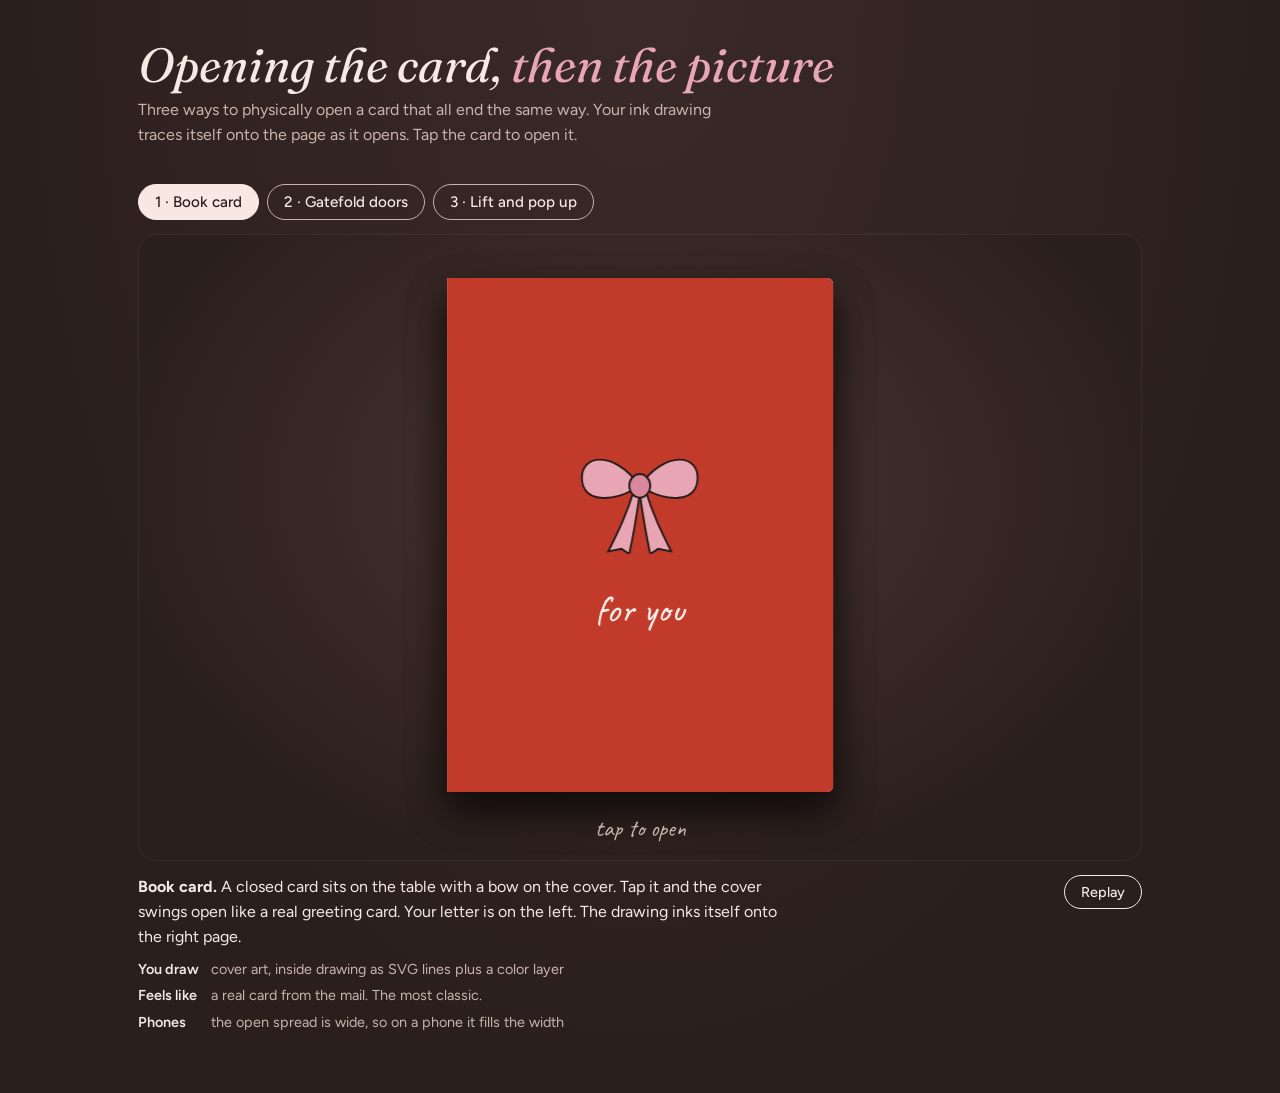
<file: docs/concepts/2026-opening.html>
<!DOCTYPE html>
<html lang="en">
<head>
<meta charset="utf-8">
<meta name="viewport" content="width=device-width, initial-scale=1">
<title>Opening the Card</title>
<link rel="preconnect" href="https://fonts.googleapis.com">
<link rel="stylesheet" href="https://fonts.googleapis.com/css2?family=Caveat:wght@500;700&family=Fraunces:ital,opsz,wght@1,9..144,400;1,9..144,600&family=Figtree:wght@400;500;600&display=swap">
<style>
/* Layout idea: one big stage, three tabs. Each tab is a different way of physically opening the card, all ending on the same ink drawing. */
:root {
  --bg: #2b1f1d;
  --bg-2: #3a2a27;
  --paper: #f8e7e2;
  --paper-2: #fdf6f1;
  --ink: #2a1d1b;
  --red: #c23b2a;
  --pine: #4f6b34;
  --pink: #e8a6b5;
  --gold: #c9962e;
  --text: #f6e9e4;
  --text-soft: #c9b3ad;
  --display: "Fraunces", Georgia, serif;
  --hand: "Caveat", "Bradley Hand", cursive;
  --body: "Figtree", system-ui, sans-serif;
  color-scheme: dark;
}
* { box-sizing: border-box; }
html, body { margin: 0; }
body { background: radial-gradient(ellipse at 50% 0%, var(--bg-2), var(--bg) 70%); background-color: var(--bg); color: var(--text); font: 16px/1.55 var(--body); min-height: 100vh; }
.wrap { max-width: 1040px; margin: 0 auto; padding: 0 18px 60px; }
header { padding: 40px 0 18px; display: grid; gap: 8px; }
h1 { margin: 0; font: italic 400 clamp(2rem, 5vw, 3rem)/1.05 var(--display); }
h1 span { color: var(--pink); }
.lede { margin: 0; color: var(--text-soft); max-width: 62ch; }

.tabs { display: flex; flex-wrap: wrap; gap: 8px; margin: 18px 0 14px; }
.tab { border: 1.5px solid var(--text-soft); background: transparent; color: var(--text); padding: 8px 16px; border-radius: 999px; font: 500 .95rem var(--body); cursor: pointer; }
.tab[aria-selected="true"] { background: var(--paper); color: var(--ink); border-color: var(--paper); }
.tab:focus-visible, .stage:focus-visible { outline: 3px solid var(--pink); outline-offset: 3px; }

.stage { position: relative; aspect-ratio: 16 / 10; border-radius: 18px; overflow: hidden; cursor: pointer;
  background: radial-gradient(ellipse at 50% 40%, #4a3531, #2b1f1d 75%); box-shadow: inset 0 0 0 1px rgba(255,255,255,.06); }
.stage[hidden] { display: none; }
.hint { position: absolute; left: 0; right: 0; bottom: 3%; text-align: center; font: clamp(1.1rem, 2.4vw, 1.5rem) var(--hand); color: var(--text-soft); transition: opacity .4s; pointer-events: none; }
.open .hint { opacity: 0; }
.under { display: grid; grid-template-columns: 1fr auto; gap: 16px; align-items: start; margin-top: 14px; }
.under p { margin: 0; max-width: 64ch; }
.under dl { margin: 8px 0 0; display: grid; grid-template-columns: auto 1fr; gap: 4px 12px; font-size: .9rem; color: var(--text-soft); }
.under dt { font-weight: 600; color: var(--text); }
.under dd { margin: 0; }
.replay { border: 1.5px solid var(--text); background: transparent; color: var(--text); padding: 7px 16px; border-radius: 999px; font: 500 .9rem var(--body); cursor: pointer; white-space: nowrap; }
.replay:hover { background: var(--text); color: var(--ink); }

/* ---------- the drawing (shared) ---------- */
.art { position: absolute; inset: 0; background: var(--paper-2); display: grid; place-items: center; }
.art svg { width: 88%; height: 88%; overflow: visible; }
.art .s { fill: none; stroke: var(--red); stroke-width: 2.1; stroke-linecap: round; stroke-linejoin: round; stroke-dasharray: 1; stroke-dashoffset: 1; }
.drawing .art .s { animation: draw 1.1s ease forwards; animation-delay: calc(var(--d) * 1s); }
.art .w { opacity: 0; transition: opacity 1.4s; }
.washed .art .w { opacity: 1; }
.art .script { font: 30px var(--hand); fill: var(--red); opacity: 0; transition: opacity 1s; }
.washed .art .script { opacity: 1; }
@keyframes draw { to { stroke-dashoffset: 0; } }

/* pop-up variant: wash shapes rise like paper layers */
.pop .art .w { opacity: 1; transform-box: fill-box; transform-origin: 50% 100%; transform: scaleY(0); transition: transform .7s cubic-bezier(.2,1.5,.4,1); transition-delay: calc(var(--p, 0) * .18s); }
.pop.popped .art .w { transform: none; }

/* ---------- 1. book card ---------- */
.book { position: absolute; top: 7%; height: 82%; aspect-ratio: 1.5; left: 50%; perspective: 2200px;
  transform: translateX(-75%); transition: transform 1.1s cubic-bezier(.45,0,.2,1); }
.s-book.open .book { transform: translateX(-50%); }
.book .left, .book .right { position: absolute; top: 0; bottom: 0; width: 50%; }
.book .left { left: 0; background: var(--paper); border-radius: 6px 0 0 6px; box-shadow: inset -14px 0 18px -14px rgba(0,0,0,.25); opacity: 0; transition: opacity .3s .5s; }
.s-book.open .book .left { opacity: 1; }
.book .right { right: 0; border-radius: 0 6px 6px 0; overflow: hidden; box-shadow: 0 18px 40px rgba(0,0,0,.45); }
.book .right .art { box-shadow: inset 14px 0 18px -14px rgba(0,0,0,.2); }
.book .cover { position: absolute; right: 0; top: 0; bottom: 0; width: 50%; transform-origin: left center; transform-style: preserve-3d;
  transition: transform 1.3s cubic-bezier(.45,0,.2,1); z-index: 2; }
.s-book.open .book .cover { transform: rotateY(-180deg); }
.face { position: absolute; inset: 0; backface-visibility: hidden; border-radius: 0 6px 6px 0; }
.cover .front { background: var(--red); display: grid; place-items: center; align-content: center; gap: 6%; color: var(--paper-2); box-shadow: 0 18px 40px rgba(0,0,0,.45); }
.cover .front .for { font: clamp(1.4rem, 3.6vw, 2.4rem) var(--hand); }
.cover .front svg { width: 34%; }
.cover .back { background: var(--paper); transform: rotateY(180deg); border-radius: 6px 0 0 6px; }
.letter { position: absolute; inset: 10% 11%; font: clamp(.95rem, 2.1vw, 1.45rem)/1.25 var(--hand); color: var(--ink); opacity: 0; transition: opacity 1s; white-space: pre-line; }
.washed .letter { opacity: 1; }
.letter b { color: var(--red); font-weight: 700; }

/* ---------- 2. gatefold ---------- */
.gate { position: absolute; top: 6%; height: 84%; aspect-ratio: .8; left: 50%; translate: -50% 0; perspective: 1800px; }
.gate .art { border-radius: 6px; box-shadow: 0 18px 40px rgba(0,0,0,.45); }
.door { position: absolute; top: 0; bottom: 0; width: 50%; background: var(--pine); transition: transform 1.2s cubic-bezier(.45,0,.2,1); z-index: 2;
  background-image: radial-gradient(circle, rgba(255,255,255,.12) 1.5px, transparent 2px); background-size: 18px 18px; }
.door.l { left: 0; transform-origin: left center; border-radius: 6px 0 0 6px; box-shadow: inset -2px 0 0 rgba(0,0,0,.25); }
.door.r { right: 0; transform-origin: right center; border-radius: 0 6px 6px 0; }
.door .band { position: absolute; left: 0; right: 0; top: 46%; height: 8%; background: var(--pink); transition: transform .5s, opacity .5s; }
.door.l .band { transform-origin: left; } .door.r .band { transform-origin: right; }
.s-gate.open .door .band { transform: scaleX(0); opacity: 0; }
.s-gate.open .door.l { transform: rotateY(-165deg); transition-delay: .45s; }
.s-gate.open .door.r { transform: rotateY(165deg); transition-delay: .45s; }
.gate .bow { position: absolute; left: 50%; top: 50%; width: 40%; translate: -50% -60%; z-index: 3; overflow: visible; transition: transform .5s cubic-bezier(.5,0,.75,0), opacity .5s; }
.s-gate.open .gate .bow { transform: translateY(40%) rotate(15deg) scale(.7); opacity: 0; }

/* ---------- 3. top-fold pop-up ---------- */
.tent { position: absolute; top: 8%; height: 82%; aspect-ratio: .8; left: 50%; translate: -50% 0; perspective: 1600px; }
.tent .art { border-radius: 6px; box-shadow: 0 18px 40px rgba(0,0,0,.45); }
.flap { position: absolute; inset: 0; transform-origin: top center; transform-style: preserve-3d; transition: transform 1.2s cubic-bezier(.45,0,.2,1); z-index: 2; }
.s-tent.open .flap { transform: rotateX(172deg); }
.flap .front { background: var(--pink); border-radius: 6px; display: grid; place-items: center; align-content: center; gap: 4%; color: var(--ink); box-shadow: 0 18px 40px rgba(0,0,0,.4); }
.flap .front .for { font: clamp(1.6rem, 4vw, 2.8rem) var(--hand); color: var(--red); }
.flap .front svg { width: 26%; }
.flap .back { background: #e99aae; transform: rotateX(180deg); border-radius: 6px; }

@media (max-width: 640px) {
  .stage { aspect-ratio: 3 / 4; }
  .book { height: auto; width: 96%; top: 18%; }
  .under { grid-template-columns: 1fr; }
}
@media (prefers-reduced-motion: reduce) {
  *, *::before, *::after { animation-duration: .01ms !important; transition-duration: .01ms !important; transition-delay: 0s !important; }
}
</style>
</head>
<body>
<div class="wrap">
<header>
  <h1>Opening the card, <span>then the picture</span></h1>
  <p class="lede">Three ways to physically open a card that all end the same way. Your ink drawing traces itself onto the page as it opens. Tap the card to open it.</p>
</header>

<div class="tabs" role="tablist" aria-label="Opening style">
  <button class="tab" role="tab" aria-selected="true" aria-controls="book" id="t-book">1 · Book card</button>
  <button class="tab" role="tab" aria-selected="false" aria-controls="gate" id="t-gate">2 · Gatefold doors</button>
  <button class="tab" role="tab" aria-selected="false" aria-controls="tent" id="t-tent">3 · Lift and pop up</button>
</div>

<!-- 1 BOOK -->
<div class="stage s-book" id="book" role="tabpanel" aria-labelledby="t-book" tabindex="0">
  <div class="book">
    <div class="left"></div>
    <div class="right"><div class="art" data-art></div></div>
    <div class="cover">
      <div class="face front"><svg data-bow viewBox="0 0 100 90"></svg><span class="for">for you</span></div>
      <div class="face back"><div class="letter">Dear you,

This year was <b>a lot</b>, mostly the good kind. More cat chaos, more friends at the table, more reasons to be a little extra.

Wishing you a cozy, sparkly season.

<b>love, Anni</b></div></div>
    </div>
  </div>
  <span class="hint">tap to open</span>
</div>

<!-- 2 GATE -->
<div class="stage s-gate" id="gate" role="tabpanel" aria-labelledby="t-gate" tabindex="0" hidden>
  <div class="gate">
    <div class="art" data-art></div>
    <div class="door l"><div class="band"></div></div>
    <div class="door r"><div class="band"></div></div>
    <svg class="bow" data-bow viewBox="0 0 100 90"></svg>
  </div>
  <span class="hint">tap to untie</span>
</div>

<!-- 3 TENT -->
<div class="stage s-tent pop" id="tent" role="tabpanel" aria-labelledby="t-tent" tabindex="0" hidden>
  <div class="tent">
    <div class="art" data-art></div>
    <div class="flap">
      <div class="face front"><span class="for">open me</span><svg data-bow viewBox="0 0 100 90"></svg></div>
      <div class="face back"></div>
    </div>
  </div>
  <span class="hint">tap to lift</span>
</div>

<div class="under">
  <div id="desc"></div>
  <button class="replay" id="replay">Replay</button>
</div>
</div>

<script>
// ---------- shared drawing (stand-in for Anni's ink drawing) ----------
const bowPath = (x, y, k = 1) =>
  `M${x} ${y} c${-10*k} ${-9*k} ${-20*k} ${-2*k} ${-12*k} ${5*k} c${7*k} ${4*k} ${12*k} ${-2*k} ${12*k} ${-5*k} c0 ${3*k} ${5*k} ${9*k} ${12*k} ${5*k} c${8*k} ${-7*k} ${-2*k} ${-14*k} ${-12*k} ${-5*k} M${x} ${y} l${-6*k} ${16*k} M${x} ${y} l${6*k} ${16*k}`;
const orn = (x, y, r) => `M${x - r} ${y} a${r} ${r} 0 1 0 ${2 * r} 0 a${r} ${r} 0 1 0 ${-2 * r} 0 M${x} ${y - r} l0 -6`;
const strokes = [
  "M150 52 L110 122 Q120 116 130 122 Q140 116 150 122 Q160 116 170 122 Q180 116 190 122 Z",
  "M150 98 L88 192 Q100 184 112 192 Q124 184 136 192 Q148 184 160 192 Q172 184 184 192 Q196 184 212 192 Z",
  "M150 152 L66 272 Q80 264 94 272 Q108 264 122 272 Q136 264 150 272 Q164 264 178 272 Q192 264 206 272 Q220 264 234 272 Z",
  "M141 272 L141 292 L159 292 L159 272",
  "M70 302 C70 286 230 286 230 302 C230 318 70 318 70 302",
  "M150 20 l7 15 16 2 -12 11 3 16 -14 -8 -14 8 3 -16 -12 -11 16 -2Z",
  bowPath(150, 104, 1.1), bowPath(118, 168), bowPath(190, 226), bowPath(104, 244),
  orn(176, 150, 8), orn(128, 214, 9), orn(206, 256, 8), orn(160, 236, 7), orn(140, 140, 6),
  "M118 136 Q150 152 182 136", "M98 204 Q150 226 204 204",
  "M40 70 l0 18 M31 79 l18 0", "M258 96 l0 14 M251 103 l14 0", "M44 200 l0 12 M38 206 l12 0", "M262 222 l0 16 M254 230 l16 0",
  "M230 40 l3 8 M226 46 l8 -3",
];
const wash = `
  <path class="w" style="--p:2" d="M150 152 L66 272 L234 272Z" fill="#4f6b34" fill-opacity=".2"/>
  <path class="w" style="--p:1" d="M150 98 L88 192 L212 192Z" fill="#4f6b34" fill-opacity=".2"/>
  <path class="w" style="--p:0" d="M150 52 L110 122 L190 122Z" fill="#4f6b34" fill-opacity=".2"/>
  <ellipse class="w" style="--p:3" cx="150" cy="302" rx="80" ry="15" fill="#e8a6b5"/>
  <path class="w" style="--p:4" d="M150 20 l7 15 16 2 -12 11 3 16 -14 -8 -14 8 3 -16 -12 -11 16 -2Z" fill="#c9962e"/>
  <circle class="w" style="--p:4" cx="176" cy="150" r="8" fill="#c23b2a" fill-opacity=".7"/>
  <circle class="w" style="--p:4" cx="128" cy="214" r="9" fill="#c9962e" fill-opacity=".8"/>
  <circle class="w" style="--p:4" cx="206" cy="256" r="8" fill="#e8a6b5"/>
  <circle class="w" style="--p:4" cx="160" cy="236" r="7" fill="#c23b2a" fill-opacity=".7"/>`;
const artSVG = `<svg viewBox="0 0 300 360" aria-label="Ink drawing of a decorated tree">${wash}${strokes
  .map((d, i) => `<path class="s" pathLength="1" style="--d:${(i * 0.13).toFixed(2)}" d="${d}"/>`)
  .join("")}<text class="script" x="150" y="350" text-anchor="middle">hello, holidays</text></svg>`;
document.querySelectorAll("[data-art]").forEach((n) => (n.innerHTML = artSVG));

const bowSVG = `
  <path d="M46 40 C40 60 34 72 26 88 L36 86 L42 90 C46 72 48 58 50 44Z" fill="#e8a6b5" stroke="#2a1d1b" stroke-width="1.5"/>
  <path d="M54 40 C60 60 66 72 74 88 L64 86 L58 90 C54 72 52 58 50 44Z" fill="#e8a6b5" stroke="#2a1d1b" stroke-width="1.5"/>
  <path d="M50 38 C30 10 4 14 6 34 C8 52 32 50 50 38Z" fill="#e8a6b5" stroke="#2a1d1b" stroke-width="1.5"/>
  <path d="M50 38 C70 10 96 14 94 34 C92 52 68 50 50 38Z" fill="#e8a6b5" stroke="#2a1d1b" stroke-width="1.5"/>
  <ellipse cx="50" cy="38" rx="8" ry="9" fill="#d9879a" stroke="#2a1d1b" stroke-width="1.5"/>`;
document.querySelectorAll("[data-bow]").forEach((n) => (n.innerHTML = bowSVG));

// ---------- sequences ----------
const reduce = matchMedia("(prefers-reduced-motion: reduce)").matches;
const wait = (ms) => new Promise((r) => setTimeout(r, reduce ? 0 : ms));
const DRAW_MS = strokes.length * 130 + 1100;

const seq = {
  async book(s) { s.classList.add("open"); await wait(800); s.classList.add("drawing"); await wait(DRAW_MS - 600); s.classList.add("washed"); },
  async gate(s) { s.classList.add("open"); await wait(1000); s.classList.add("drawing"); await wait(DRAW_MS - 600); s.classList.add("washed"); },
  async tent(s) { s.classList.add("open"); await wait(700); s.classList.add("popped"); await wait(900); s.classList.add("drawing"); await wait(DRAW_MS - 600); s.classList.add("washed"); },
};

const desc = {
  book: `<p><strong>Book card.</strong> A closed card sits on the table with a bow on the cover. Tap it and the cover swings open like a real greeting card. Your letter is on the left. The drawing inks itself onto the right page.</p>
    <dl><dt>You draw</dt><dd>cover art, inside drawing as SVG lines plus a color layer</dd><dt>Feels like</dt><dd>a real card from the mail. The most classic.</dd><dt>Phones</dt><dd>the open spread is wide, so on a phone it fills the width</dd></dl>`,
  gate: `<p><strong>Gatefold doors.</strong> A ribbon and bow hold two doors shut. Tap and the bow slips off, the ribbon falls away, and the doors swing open from the middle. The drawing appears behind them.</p>
    <dl><dt>You draw</dt><dd>door pattern (or two halves of one drawing), bow, inside drawing</dd><dt>Feels like</dt><dd>unwrapping a present</dd><dt>Phones</dt><dd>stays portrait, best fit for phones</dd></dl>`,
  tent: `<p><strong>Lift and pop up.</strong> The front lifts up toward you. Underneath, the tree rises up in paper layers like a pop-up book, then the ink lines draw over it.</p>
    <dl><dt>You draw</dt><dd>front, each tree tier as its own color piece, ink lines on top</dd><dt>Feels like</dt><dd>a pop-up book. The most "extra".</dd><dt>Phones</dt><dd>portrait, works well</dd></dl>`,
};

let current = "book";
const stages = { book: document.getElementById("book"), gate: document.getElementById("gate"), tent: document.getElementById("tent") };
const reset = (s) => { s.classList.remove("open", "drawing", "washed", "popped"); s._busy = false; };
const play = (id) => { const s = stages[id]; if (s._busy) return; s._busy = true; seq[id](s); };

for (const [id, s] of Object.entries(stages)) {
  s.addEventListener("click", () => play(id));
  s.addEventListener("keydown", (e) => { if (e.key === "Enter" || e.key === " ") { e.preventDefault(); play(id); } });
}
document.querySelectorAll(".tab").forEach((t) => t.addEventListener("click", () => {
  const id = t.getAttribute("aria-controls");
  document.querySelectorAll(".tab").forEach((x) => x.setAttribute("aria-selected", x === t));
  for (const [k, s] of Object.entries(stages)) { s.hidden = k !== id; reset(s); }
  current = id; document.getElementById("desc").innerHTML = desc[id];
}));
document.getElementById("replay").addEventListener("click", () => {
  const s = stages[current]; reset(s); void s.offsetWidth; requestAnimationFrame(() => play(current));
});
document.getElementById("desc").innerHTML = desc.book;
</script>
</body>
</html>
</file>
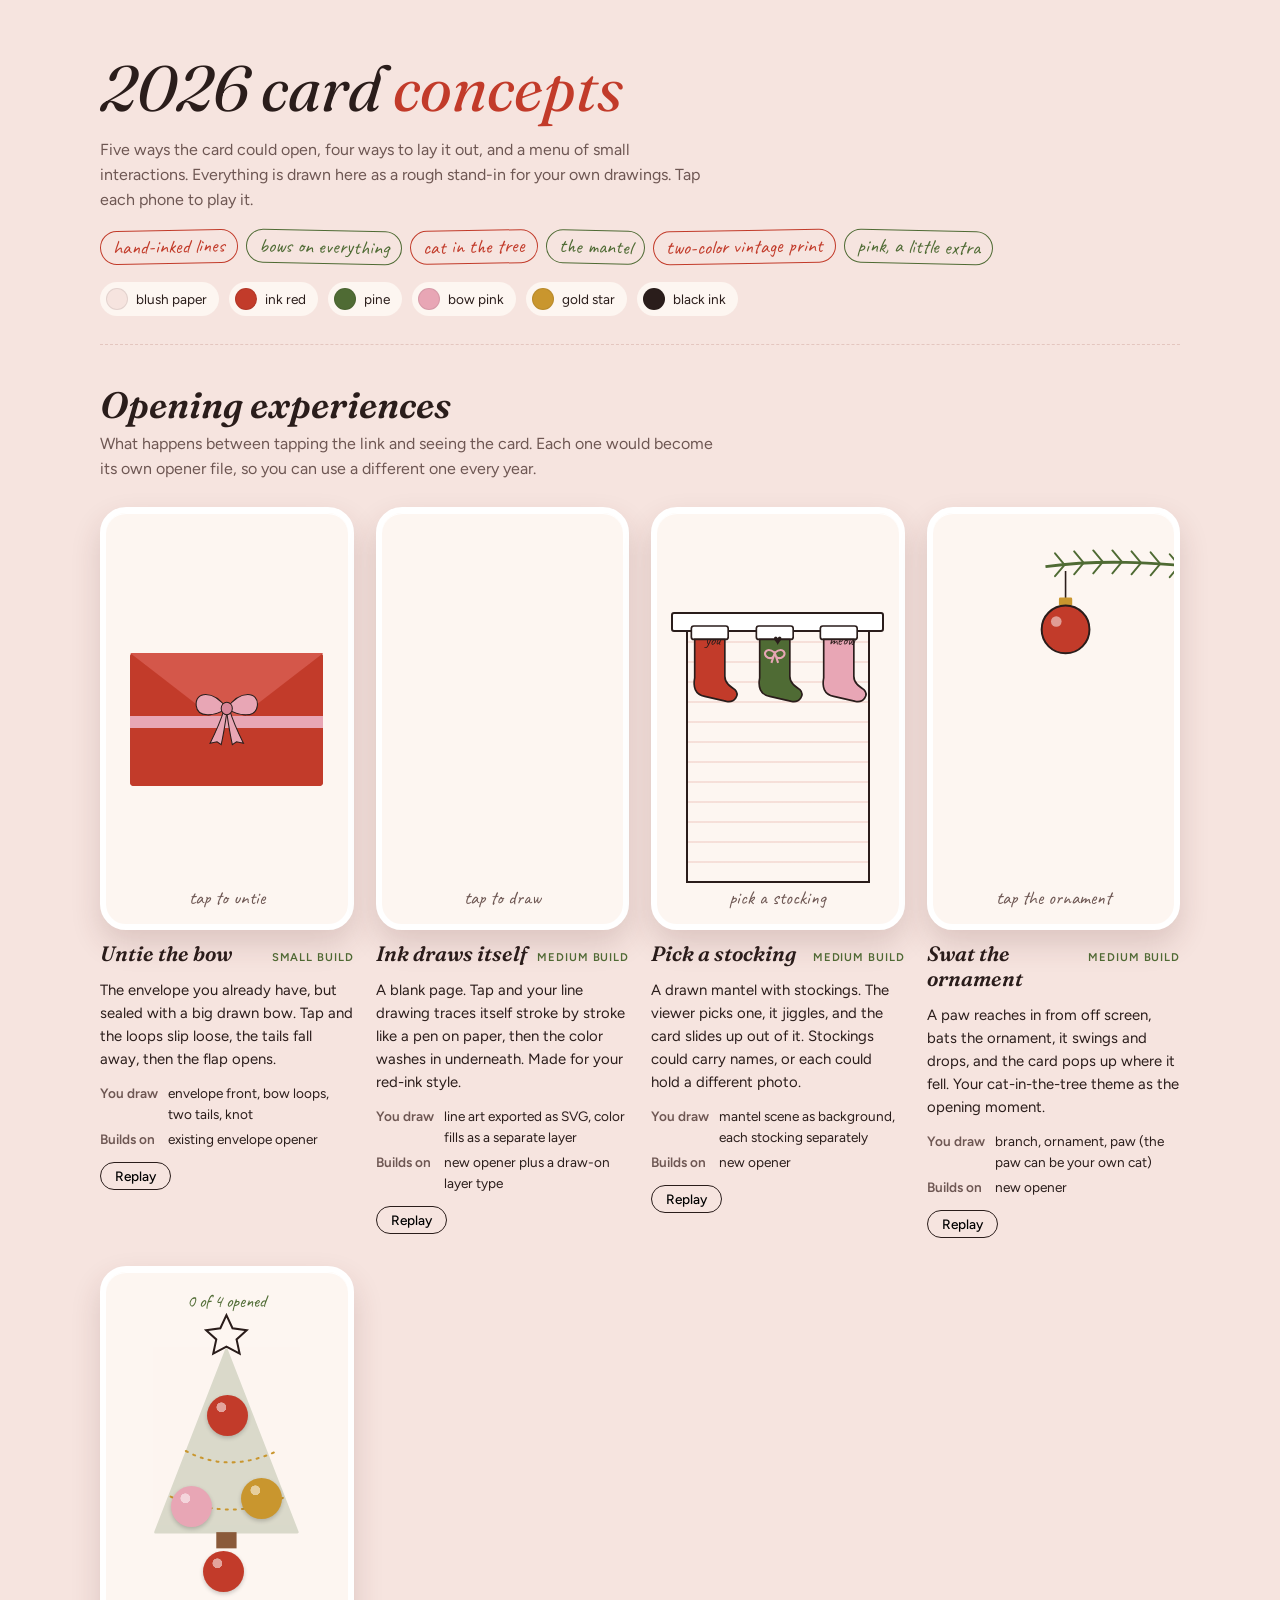
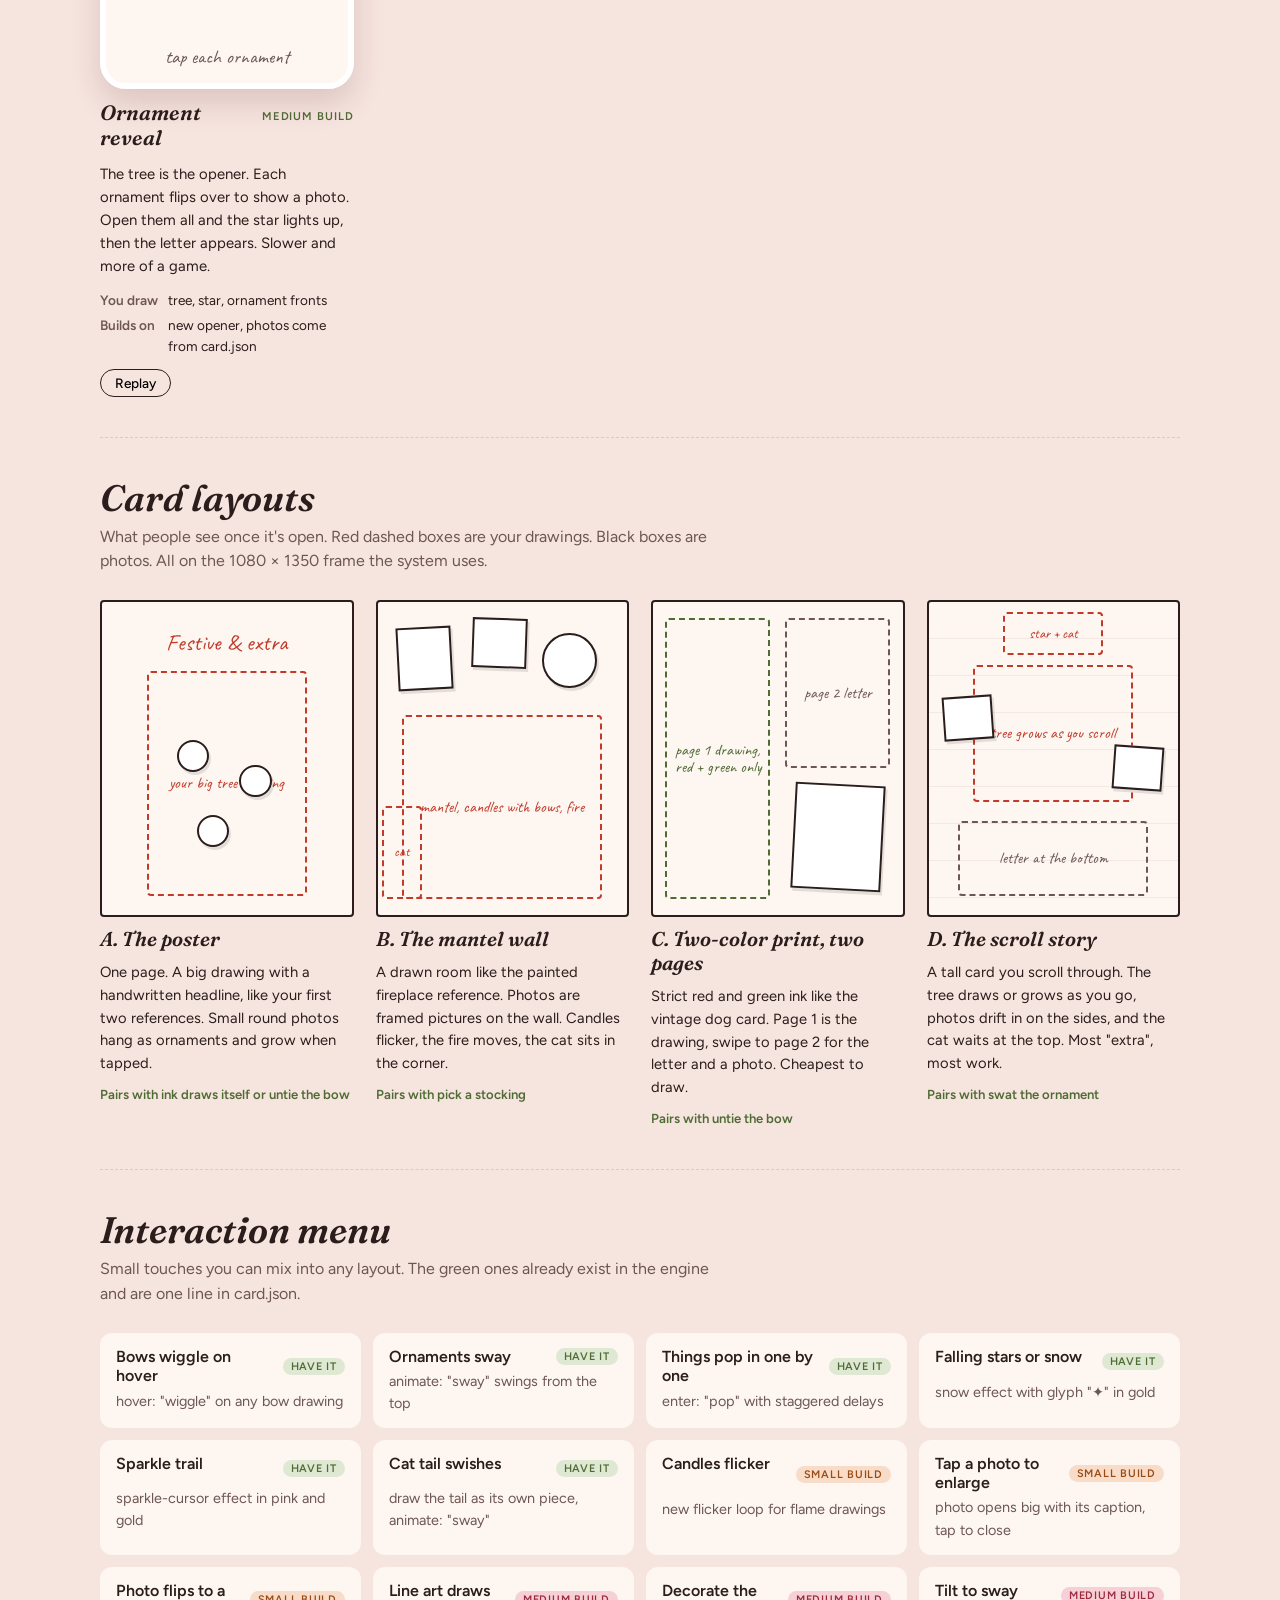
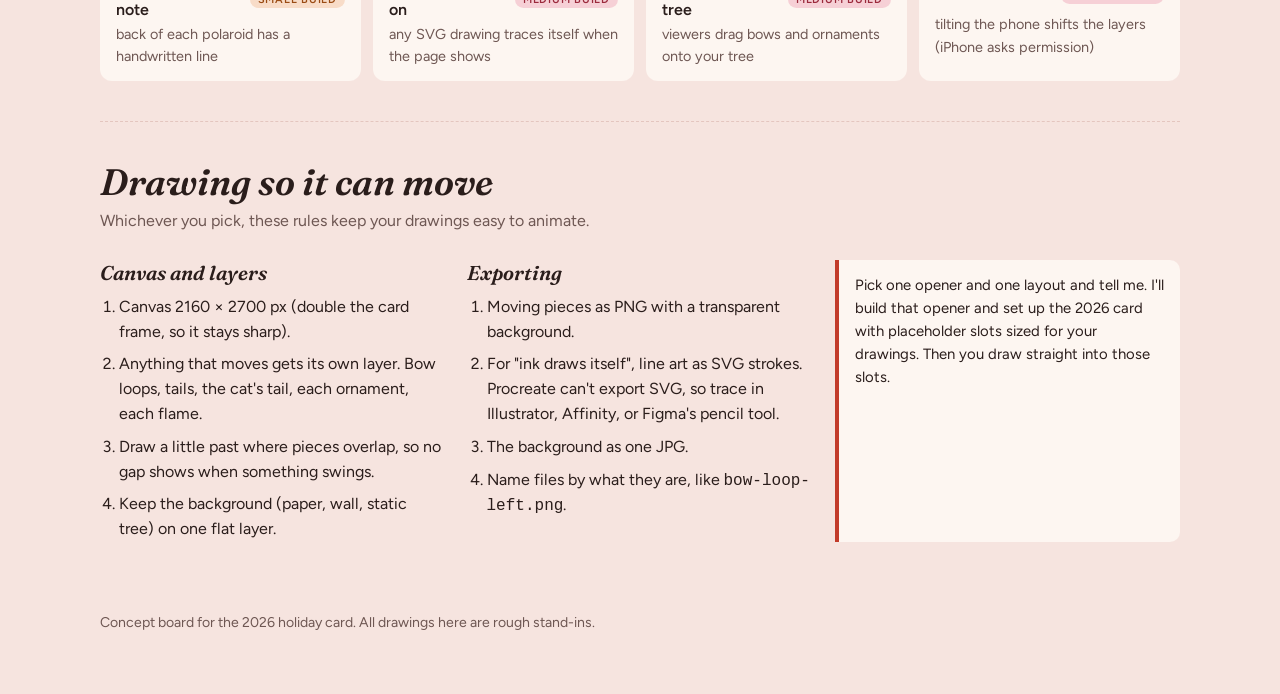
<file: docs/concepts/2026.html>
<!DOCTYPE html>
<html lang="en">
<head>
<meta charset="utf-8">
<meta name="viewport" content="width=device-width, initial-scale=1">
<title>2026 Card Concepts</title>
<link rel="preconnect" href="https://fonts.googleapis.com">
<link rel="stylesheet" href="https://fonts.googleapis.com/css2?family=Caveat:wght@500;700&family=Fraunces:ital,opsz,wght@0,9..144,400;1,9..144,400;1,9..144,600&family=Figtree:wght@400;500;600&display=swap">
<style>
/* Layout idea: a designer's pinboard. Live opener demos in phone frames, then layout wireframes, then an interaction menu. */
:root {
  --paper: #f6e4df;
  --paper-2: #fdf6f1;
  --ink: #2a1d1b;
  --ink-soft: #6e5753;
  --red: #c23b2a;
  --pine: #4f6b34;
  --pink: #e8a6b5;
  --gold: #c9962e;
  --line: #e4c6bf;
  --display: "Fraunces", Georgia, serif;
  --hand: "Caveat", "Bradley Hand", cursive;
  --body: "Figtree", system-ui, sans-serif;
  color-scheme: light;
}
* { box-sizing: border-box; }
html, body { margin: 0; }
body { background: var(--paper); color: var(--ink); font: 16px/1.55 var(--body); }
a { color: var(--red); }
.wrap { max-width: 1120px; margin: 0 auto; padding: 0 20px; }
header { padding: 56px 0 28px; display: grid; gap: 18px; }
h1 { font: italic 400 clamp(2.4rem, 6vw, 4rem)/1 var(--display); margin: 0; text-wrap: balance; }
h1 span { color: var(--red); }
.lede { max-width: 62ch; margin: 0; color: var(--ink-soft); }
.swatches { display: flex; flex-wrap: wrap; gap: 10px; }
.sw { display: flex; align-items: center; gap: 8px; padding: 6px 12px 6px 6px; background: var(--paper-2); border-radius: 999px; font-size: .85rem; }
.sw i { width: 22px; height: 22px; border-radius: 50%; display: block; border: 1px solid rgba(0,0,0,.08); }
.reads { display: flex; flex-wrap: wrap; gap: 8px; }
.chip { font: 1.25rem/1 var(--hand); padding: 6px 12px; border: 1.5px solid var(--red); color: var(--red); border-radius: 999px; transform: rotate(-1deg); }
.chip:nth-child(even) { transform: rotate(1.2deg); border-color: var(--pine); color: var(--pine); }

section { padding: 40px 0; border-top: 1.5px dashed var(--line); }
h2 { font: italic 600 clamp(1.7rem, 3.6vw, 2.3rem)/1.1 var(--display); margin: 0 0 6px; }
.sub { margin: 0 0 26px; color: var(--ink-soft); max-width: 62ch; }

/* ---------- opener demos ---------- */
.demos { display: grid; grid-template-columns: repeat(auto-fill, minmax(250px, 1fr)); gap: 28px 22px; }
.demo { display: grid; gap: 12px; align-content: start; }
.phone { position: relative; aspect-ratio: 9 / 15; background: var(--paper-2); border-radius: 26px; overflow: hidden;
  box-shadow: 0 1px 0 #fff inset, 0 14px 30px rgba(90, 40, 40, .16); border: 6px solid #fff; cursor: pointer; }
.phone:focus-visible { outline: 3px solid var(--red); outline-offset: 3px; }
.phone .tap { position: absolute; left: 0; right: 0; bottom: 14px; text-align: center; font: 1.2rem var(--hand); color: var(--ink-soft); transition: opacity .3s; pointer-events: none; }
.phone.played .tap { opacity: 0; }
.demo h3 { margin: 0; font: italic 600 1.3rem/1.2 var(--display); display: flex; justify-content: space-between; align-items: baseline; gap: 8px; }
.demo h3 small { font: 600 .7rem var(--body); letter-spacing: .08em; text-transform: uppercase; color: var(--pine); white-space: nowrap; }
.demo p { margin: 0; font-size: .93rem; }
.demo dl { margin: 0; display: grid; grid-template-columns: auto 1fr; gap: 4px 10px; font-size: .85rem; }
.demo dt { font-weight: 600; color: var(--ink-soft); }
.demo dd { margin: 0; }
.replay { justify-self: start; border: 1.5px solid var(--ink); background: transparent; border-radius: 999px; padding: 5px 14px; font: 500 .85rem var(--body); cursor: pointer; }
.replay:hover { background: var(--ink); color: var(--paper-2); }
.reveal-card { position: absolute; inset: 14% 12%; background: #fff; border-radius: 6px; box-shadow: 0 10px 24px rgba(0,0,0,.18);
  display: grid; place-items: center; text-align: center; font: italic 1.6rem/1.1 var(--display); color: var(--red);
  z-index: 10; opacity: 0; transform: scale(.5) translateY(30px); transition: opacity .5s, transform .7s cubic-bezier(.2,1.4,.4,1); pointer-events: none; }
.reveal-card em { display: block; font: 1.1rem var(--hand); color: var(--pine); font-style: normal; margin-top: 4px; }
.done .reveal-card { opacity: 1; transform: none; }

/* 1. untie the bow */
.bow-env { position: absolute; left: 10%; right: 10%; top: 34%; aspect-ratio: 1.45; perspective: 800px; transition: transform .8s, opacity .6s; }
.bow-env > * { position: absolute; }
.bow-env .back { inset: 0; background: #b3473b; border-radius: 4px; }
.bow-env .letter { left: 7%; right: 7%; top: 6%; height: 86%; background: #fff; border-radius: 3px; transition: transform .7s cubic-bezier(.3,1.3,.5,1); }
.bow-env .front { inset: 0; background: var(--red); border-radius: 4px; clip-path: polygon(0 0, 50% 52%, 100% 0, 100% 100%, 0 100%); }
.bow-env .flap { left: 0; right: 0; top: 0; height: 56%; transform-origin: top; transition: transform .6s ease; z-index: 3;
  background: #d4574a; clip-path: polygon(0 0, 100% 0, 50% 100%); }
.bow-env .ribbon { left: 0; right: 0; top: 47%; height: 9%; background: var(--pink); z-index: 4; transition: transform .5s, opacity .5s; transform-origin: left; }
.bow-env svg.bow { left: 32%; top: 22%; width: 36%; z-index: 5; overflow: visible; }
.bow .loop-l, .bow .loop-r { transform-box: fill-box; transition: transform .45s ease, opacity .45s; }
.bow .loop-l { transform-origin: right center; } .bow .loop-r { transform-origin: left center; }
.bow .tail { transition: transform .8s cubic-bezier(.5,0,.75,0), opacity .8s; transform-box: fill-box; transform-origin: top; }
.s1 .bow .loop-l { transform: scaleX(.1) rotate(30deg); opacity: 0; }
.s1 .bow .loop-r { transform: scaleX(.1) rotate(-30deg); opacity: 0; }
.s1 .bow .tail { transform: translateY(160px) rotate(20deg); opacity: 0; }
.s1 .bow .knot { opacity: 0; transition: opacity .3s .2s; }
.s1 .bow-env .ribbon { transform: scaleX(0); opacity: 0; }
.s2 .bow-env .flap { transform: rotateX(180deg); z-index: 1; }
.s2 .bow-env .letter { transform: translateY(-55%); }
.done .bow-env { transform: translateY(70%); opacity: 0; }

/* 2. ink draws itself */
.ink svg { position: absolute; inset: 8% 10% 12%; width: 80%; height: 80%; overflow: visible; }
.ink .stroke { fill: none; stroke: var(--red); stroke-width: 2.2; stroke-linecap: round; stroke-linejoin: round; stroke-dasharray: 1; stroke-dashoffset: 1; }
.ink.played .stroke { animation: draw 1.4s ease forwards; animation-delay: calc(var(--i) * .22s); }
.ink .wash { opacity: 0; transition: opacity 1.2s 2.4s; }
.ink.played .wash { opacity: 1; }
.ink .script { font: 30px var(--hand); fill: var(--red); opacity: 0; transition: opacity .8s 2.9s; }
.ink.played .script { opacity: 1; }
@keyframes draw { to { stroke-dashoffset: 0; } }

/* 3. stockings */
.mantel { position: absolute; left: 6%; right: 6%; top: 24%; height: 5%; background: #fff; border: 2px solid var(--ink); border-radius: 3px; z-index: 3; }
.mantel-wall { position: absolute; left: 12%; right: 12%; top: 29%; bottom: 10%; border: 2px solid var(--ink); border-top: 0; background: repeating-linear-gradient(0deg, transparent 0 18px, rgba(194,59,42,.12) 18px 20px); }
.stockings { position: absolute; left: 10%; right: 10%; top: 27%; display: flex; justify-content: space-around; z-index: 4; }
.stocking { position: relative; width: 26%; aspect-ratio: .62; border: 0; padding: 0; background: none; cursor: pointer; transform-origin: 50% 0; }
.stocking svg { width: 100%; height: 100%; overflow: visible; display: block; }
.stocking:hover { animation: jig .5s; }
.stocking .peek { position: absolute; left: 22%; width: 52%; top: 10%; height: 40%; background: #fff; border: 1.5px solid var(--ink); border-radius: 2px; z-index: -1; transition: transform .6s cubic-bezier(.3,1.3,.5,1); }
.stocking.picked { animation: jig .5s; }
.stocking.picked .peek { transform: translateY(-80%); }
.stocking .name { position: absolute; left: 0; right: 0; top: 8%; text-align: center; font: 15px var(--hand); color: var(--ink); }
@keyframes jig { 25% { transform: rotate(-7deg); } 75% { transform: rotate(6deg); } }

/* 4. swat the ornament */
.swat .branch { position: absolute; right: -10%; top: 6%; width: 95%; overflow: visible; }
.swat .orn { position: absolute; left: 44%; top: 14%; width: 22%; transform-origin: 50% 0; animation: idle-swing 3s ease-in-out infinite; }
.swat .orn svg { width: 100%; overflow: visible; display: block; }
.swat .paw { position: absolute; left: -46%; top: 38%; width: 40%; transition: transform .35s cubic-bezier(.3,1.6,.5,1); }
.swat.s1 .paw { transform: translateX(95%) rotate(-12deg); }
.swat.s2 .paw { transform: translateX(-10%); transition-duration: .6s; }
.swat.s1 .orn { animation: hit .5s ease-out forwards; }
.swat.s2 .orn { animation: none; transform: translateY(160%) rotate(40deg); opacity: 0; transition: transform .8s cubic-bezier(.5,0,.75,0), opacity .4s .5s; }
@keyframes idle-swing { 50% { transform: rotate(4deg); } 0%, 100% { transform: rotate(-4deg); } }
@keyframes hit { 40% { transform: rotate(-38deg); } 100% { transform: rotate(-24deg); } }

/* 5. ornament gallery */
.gallery svg.tree { position: absolute; left: 8%; right: 8%; top: 9%; width: 84%; overflow: visible; }
.gallery .ob { position: absolute; width: 17%; aspect-ratio: 1; border-radius: 50%; border: 0; padding: 0; cursor: pointer; perspective: 400px; background: none; }
.gallery .ob span { position: absolute; inset: 0; border-radius: 50%; backface-visibility: hidden; transition: transform .6s; display: grid; place-items: center; font: 700 1rem var(--hand); }
.gallery .ob .f { background: radial-gradient(circle at 35% 30%, #fff8 0 12%, transparent 13%), var(--c); box-shadow: 0 2px 4px rgba(0,0,0,.2); }
.gallery .ob .b { background: linear-gradient(135deg, #f2c9b8, #b9d2c0); transform: rotateY(180deg); color: var(--ink); border: 3px solid #fff; box-shadow: 0 3px 8px rgba(0,0,0,.25); }
.gallery .ob.on .f { transform: rotateY(-180deg); }
.gallery .ob.on .b { transform: rotateY(0); }
.gallery .ob:hover:not(.on) { transform: scale(1.08); }
.gallery .count { position: absolute; left: 0; right: 0; top: 4%; text-align: center; font: 1.15rem var(--hand); color: var(--pine); }
.gallery .star { transition: fill .5s, filter .5s; }
.gallery.lit .star { fill: var(--gold); filter: drop-shadow(0 0 8px var(--gold)); }

/* ---------- layouts ---------- */
.layouts { display: grid; grid-template-columns: repeat(auto-fill, minmax(230px, 1fr)); gap: 28px 22px; }
.lay { display: grid; gap: 10px; align-content: start; }
.frame { position: relative; aspect-ratio: 4 / 5; background: var(--paper-2); border: 2px solid var(--ink); border-radius: 4px; overflow: hidden; }
.frame.tall { aspect-ratio: 4 / 5; background: repeating-linear-gradient(var(--paper-2) 0 36px, #f3e8e2 36px 37px); }
.frame > div { position: absolute; display: grid; place-items: center; text-align: center; font: 1rem/1.05 var(--hand); color: var(--ink-soft); }
.zone-draw { border: 2px dashed var(--red); color: var(--red) !important; border-radius: 4px; }
.zone-photo { border: 2px solid var(--ink); background: #fff; box-shadow: 2px 3px 0 rgba(0,0,0,.1); }
.zone-text { color: var(--red) !important; font-size: 1.45rem !important; }
.zone-round { border-radius: 50%; }
.lay h3 { margin: 0; font: italic 600 1.25rem/1.2 var(--display); }
.lay p { margin: 0; font-size: .92rem; }
.lay .pair { font-size: .82rem; color: var(--pine); font-weight: 600; }

/* ---------- interaction menu ---------- */
.menu { display: grid; grid-template-columns: repeat(auto-fill, minmax(260px, 1fr)); gap: 12px; }
.item { background: var(--paper-2); border-radius: 12px; padding: 14px 16px; display: grid; gap: 4px; }
.item strong { font: 600 1rem var(--body); display: flex; justify-content: space-between; gap: 8px; }
.tag { font: 600 .68rem var(--body); letter-spacing: .07em; text-transform: uppercase; padding: 2px 8px; border-radius: 999px; white-space: nowrap; align-self: center; }
.tag.have { background: #dfe8d3; color: var(--pine); }
.tag.small { background: #f8dcc8; color: #9a4b14; }
.tag.med { background: #f6d0d6; color: #9b2a3c; }
.item span { font-size: .9rem; color: var(--ink-soft); }

/* ---------- drawing guide ---------- */
.guide { display: grid; grid-template-columns: repeat(auto-fit, minmax(280px, 1fr)); gap: 22px; }
.guide ol { margin: 0; padding-left: 1.2em; display: grid; gap: 8px; }
.guide h3 { margin: 0 0 10px; font: italic 600 1.25rem var(--display); }
.note { background: var(--paper-2); border-left: 4px solid var(--red); padding: 14px 16px; border-radius: 0 10px 10px 0; font-size: .93rem; }
footer { padding: 30px 0 60px; color: var(--ink-soft); font-size: .88rem; }

@media (prefers-reduced-motion: reduce) {
  *, *::before, *::after { animation-duration: .01ms !important; transition-duration: .01ms !important; }
}
</style>
</head>
<body>
<div class="wrap">

<header>
  <h1>2026 card <span>concepts</span></h1>
  <p class="lede">Five ways the card could open, four ways to lay it out, and a menu of small interactions. Everything is drawn here as a rough stand-in for your own drawings. Tap each phone to play it.</p>
  <div class="reads" aria-label="What the inspiration has in common">
    <span class="chip">hand-inked lines</span><span class="chip">bows on everything</span><span class="chip">cat in the tree</span>
    <span class="chip">the mantel</span><span class="chip">two-color vintage print</span><span class="chip">pink, a little extra</span>
  </div>
  <div class="swatches" aria-label="Palette pulled from the inspiration">
    <span class="sw"><i style="background:#f6e4df"></i>blush paper</span>
    <span class="sw"><i style="background:#c23b2a"></i>ink red</span>
    <span class="sw"><i style="background:#4f6b34"></i>pine</span>
    <span class="sw"><i style="background:#e8a6b5"></i>bow pink</span>
    <span class="sw"><i style="background:#c9962e"></i>gold star</span>
    <span class="sw"><i style="background:#2a1d1b"></i>black ink</span>
  </div>
</header>

<!-- ================= OPENERS ================= -->
<section>
  <h2>Opening experiences</h2>
  <p class="sub">What happens between tapping the link and seeing the card. Each one would become its own opener file, so you can use a different one every year.</p>

  <div class="demos">

    <!-- 1 bow -->
    <div class="demo">
      <div class="phone" id="d1" tabindex="0" role="button" aria-label="Play untie the bow">
        <div class="bow-env">
          <div class="back"></div><div class="letter"></div><div class="front"></div><div class="flap"></div><div class="ribbon"></div>
          <svg class="bow" viewBox="0 0 100 90" aria-hidden="true">
            <path class="tail" d="M46 40 C40 60 34 72 26 88 L36 86 L42 90 C46 72 48 58 50 44Z" fill="#e8a6b5" stroke="#2a1d1b" stroke-width="1.5"/>
            <path class="tail" d="M54 40 C60 60 66 72 74 88 L64 86 L58 90 C54 72 52 58 50 44Z" fill="#e8a6b5" stroke="#2a1d1b" stroke-width="1.5"/>
            <path class="loop-l" d="M50 38 C30 10 4 14 6 34 C8 52 32 50 50 38Z" fill="#e8a6b5" stroke="#2a1d1b" stroke-width="1.5"/>
            <path class="loop-r" d="M50 38 C70 10 96 14 94 34 C92 52 68 50 50 38Z" fill="#e8a6b5" stroke="#2a1d1b" stroke-width="1.5"/>
            <ellipse class="knot" cx="50" cy="38" rx="8" ry="9" fill="#d9879a" stroke="#2a1d1b" stroke-width="1.5"/>
          </svg>
        </div>
        <div class="reveal-card">Happy<br>Holidays<em>your card here</em></div>
        <span class="tap">tap to untie</span>
      </div>
      <h3>Untie the bow <small>small build</small></h3>
      <p>The envelope you already have, but sealed with a big drawn bow. Tap and the loops slip loose, the tails fall away, then the flap opens.</p>
      <dl><dt>You draw</dt><dd>envelope front, bow loops, two tails, knot</dd><dt>Builds on</dt><dd>existing envelope opener</dd></dl>
      <button class="replay" data-for="d1">Replay</button>
    </div>

    <!-- 2 ink -->
    <div class="demo">
      <div class="phone ink" id="d2" tabindex="0" role="button" aria-label="Play ink draws itself">
        <svg viewBox="0 0 200 260" aria-hidden="true">
          <path class="wash" d="M100 40 L160 200 L40 200Z" fill="#4f6b34" fill-opacity=".18"/>
          <ellipse class="wash" cx="100" cy="222" rx="70" ry="10" fill="#e8a6b5"/>
          <path class="stroke" style="--i:0" pathLength="1" d="M100 40 C92 70 70 96 58 120 C76 118 84 116 90 114 C78 140 60 164 40 200 L160 200 C140 164 122 140 110 114 C116 116 124 118 142 120 C130 96 108 70 100 40"/>
          <path class="stroke" style="--i:1" pathLength="1" d="M93 200 L93 214 L107 214 L107 200"/>
          <path class="stroke" style="--i:2" pathLength="1" d="M100 22 l4 9 10 1 -8 6 3 10 -9 -5 -9 5 3 -10 -8 -6 10 -1Z"/>
          <path class="stroke" style="--i:3" pathLength="1" d="M70 150 C80 160 100 162 128 150 M64 178 C90 190 116 188 140 176"/>
          <path class="stroke" style="--i:4" pathLength="1" d="M88 128 c-8 -8 -16 -2 -10 4 c6 4 10 -2 10 -4 c0 2 4 8 10 4 c6 -6 -2 -12 -10 -4 M88 128 l-6 14 M88 128 l6 14"/>
          <path class="stroke" style="--i:5" pathLength="1" d="M30 70 l0 14 M23 77 l14 0 M168 96 l0 12 M162 102 l12 0 M40 150 l0 10 M35 155 l10 0"/>
          <text class="script" x="100" y="252" text-anchor="middle">hello, holidays</text>
        </svg>
        <span class="tap">tap to draw</span>
      </div>
      <h3>Ink draws itself <small>medium build</small></h3>
      <p>A blank page. Tap and your line drawing traces itself stroke by stroke like a pen on paper, then the color washes in underneath. Made for your red-ink style.</p>
      <dl><dt>You draw</dt><dd>line art exported as SVG, color fills as a separate layer</dd><dt>Builds on</dt><dd>new opener plus a draw-on layer type</dd></dl>
      <button class="replay" data-for="d2">Replay</button>
    </div>

    <!-- 3 stockings -->
    <div class="demo">
      <div class="phone" id="d3" aria-label="Pick a stocking">
        <div class="mantel"></div><div class="mantel-wall"></div>
        <div class="stockings">
          <button class="stocking" aria-label="Open the stocking marked you"><span class="peek"></span>
            <svg viewBox="0 0 60 96"><rect x="4" y="2" width="44" height="16" rx="3" fill="#fff" stroke="#2a1d1b" stroke-width="2"/><path d="M8 18 L44 18 L44 62 C44 70 50 74 56 78 C62 84 56 94 46 92 L20 86 C8 84 6 74 8 64Z" fill="#c23b2a" stroke="#2a1d1b" stroke-width="2"/></svg><span class="name">you</span></button>
          <button class="stocking" aria-label="Open the stocking with a bow"><span class="peek"></span>
            <svg viewBox="0 0 60 96"><rect x="4" y="2" width="44" height="16" rx="3" fill="#fff" stroke="#2a1d1b" stroke-width="2"/><path d="M8 18 L44 18 L44 62 C44 70 50 74 56 78 C62 84 56 94 46 92 L20 86 C8 84 6 74 8 64Z" fill="#4f6b34" stroke="#2a1d1b" stroke-width="2"/><path d="M26 34 c-10 -8 -16 2 -8 6 c6 2 8 -4 8 -6 c0 2 2 8 8 6 c8 -4 2 -14 -8 -6 l-4 12 m4 -12 l4 12" fill="none" stroke="#e8a6b5" stroke-width="2.5"/></svg><span class="name">♥</span></button>
          <button class="stocking" aria-label="Open the stocking marked meow"><span class="peek"></span>
            <svg viewBox="0 0 60 96"><rect x="4" y="2" width="44" height="16" rx="3" fill="#fff" stroke="#2a1d1b" stroke-width="2"/><path d="M8 18 L44 18 L44 62 C44 70 50 74 56 78 C62 84 56 94 46 92 L20 86 C8 84 6 74 8 64Z" fill="#e8a6b5" stroke="#2a1d1b" stroke-width="2"/></svg><span class="name">meow</span></button>
        </div>
        <div class="reveal-card">Happy<br>Holidays<em>from the stocking</em></div>
        <span class="tap">pick a stocking</span>
      </div>
      <h3>Pick a stocking <small>medium build</small></h3>
      <p>A drawn mantel with stockings. The viewer picks one, it jiggles, and the card slides up out of it. Stockings could carry names, or each could hold a different photo.</p>
      <dl><dt>You draw</dt><dd>mantel scene as background, each stocking separately</dd><dt>Builds on</dt><dd>new opener</dd></dl>
      <button class="replay" data-for="d3">Replay</button>
    </div>

    <!-- 4 swat -->
    <div class="demo">
      <div class="phone swat" id="d4" tabindex="0" role="button" aria-label="Play swat the ornament">
        <svg class="branch" viewBox="0 0 240 90" aria-hidden="true">
          <path d="M240 30 C190 26 140 22 80 30" stroke="#4f6b34" stroke-width="3" fill="none"/>
          <g stroke="#4f6b34" stroke-width="2" stroke-linecap="round">
            <path d="M220 29 l-10 -12 M220 29 l-10 12 M200 27 l-10 -12 M200 27 l-10 12 M180 26 l-10 -12 M180 26 l-10 12 M160 25 l-10 -12 M160 25 l-10 12 M140 25 l-10 -12 M140 25 l-10 12 M120 26 l-10 -12 M120 26 l-10 12 M100 28 l-10 -12 M100 28 l-10 12"/>
          </g>
        </svg>
        <div class="orn"><svg viewBox="0 0 40 70" aria-hidden="true"><path d="M20 0 V22" stroke="#2a1d1b" stroke-width="1.2"/><rect x="15" y="20" width="10" height="6" rx="1" fill="#c9962e"/><circle cx="20" cy="44" r="18" fill="#c23b2a" stroke="#2a1d1b" stroke-width="1.5"/><circle cx="13" cy="38" r="4" fill="#fff" opacity=".5"/></svg></div>
        <svg class="paw" viewBox="0 0 120 70" aria-hidden="true">
          <path d="M0 22 L70 16 C96 12 112 26 110 40 C108 56 92 62 70 56 L0 52Z" fill="#fdf6f1" stroke="#2a1d1b" stroke-width="2"/>
          <ellipse cx="82" cy="38" rx="11" ry="9" fill="#e8a6b5"/><circle cx="100" cy="26" r="5" fill="#e8a6b5"/><circle cx="104" cy="40" r="5" fill="#e8a6b5"/><circle cx="98" cy="53" r="4.5" fill="#e8a6b5"/>
        </svg>
        <div class="reveal-card">Happy<br>Holidays<em>caught it</em></div>
        <span class="tap">tap the ornament</span>
      </div>
      <h3>Swat the ornament <small>medium build</small></h3>
      <p>A paw reaches in from off screen, bats the ornament, it swings and drops, and the card pops up where it fell. Your cat-in-the-tree theme as the opening moment.</p>
      <dl><dt>You draw</dt><dd>branch, ornament, paw (the paw can be your own cat)</dd><dt>Builds on</dt><dd>new opener</dd></dl>
      <button class="replay" data-for="d4">Replay</button>
    </div>

    <!-- 5 gallery -->
    <div class="demo">
      <div class="phone gallery" id="d5" aria-label="Open all four ornaments">
        <div class="count">0 of 4 opened</div>
        <svg class="tree" viewBox="0 0 200 250" aria-hidden="true">
          <path class="star" d="M100 6 l6 13 14 2 -10 9 3 14 -13 -7 -13 7 3 -14 -10 -9 14 -2Z" fill="none" stroke="#2a1d1b" stroke-width="2"/>
          <path d="M100 40 L170 220 L30 220Z" fill="#4f6b34" opacity=".2" stroke="#4f6b34" stroke-width="2.5" stroke-linejoin="round"/>
          <path d="M60 140 C90 156 120 154 150 140 M45 185 C90 204 130 200 160 184" stroke="#c9962e" stroke-width="2" fill="none" stroke-dasharray="2 6" stroke-linecap="round"/>
          <rect x="90" y="220" width="20" height="16" fill="#8a5a3a"/>
        </svg>
        <button class="ob" style="left:42%;top:30%;--c:#c23b2a" aria-label="Open ornament 1"><span class="f"></span><span class="b">pic 1</span></button>
        <button class="ob" style="left:27%;top:52%;--c:#e8a6b5" aria-label="Open ornament 2"><span class="f"></span><span class="b">pic 2</span></button>
        <button class="ob" style="left:56%;top:50%;--c:#c9962e" aria-label="Open ornament 3"><span class="f"></span><span class="b">pic 3</span></button>
        <button class="ob" style="left:40%;top:68%;--c:#c23b2a" aria-label="Open ornament 4"><span class="f"></span><span class="b">pic 4</span></button>
        <span class="tap">tap each ornament</span>
      </div>
      <h3>Ornament reveal <small>medium build</small></h3>
      <p>The tree is the opener. Each ornament flips over to show a photo. Open them all and the star lights up, then the letter appears. Slower and more of a game.</p>
      <dl><dt>You draw</dt><dd>tree, star, ornament fronts</dd><dt>Builds on</dt><dd>new opener, photos come from card.json</dd></dl>
      <button class="replay" data-for="d5">Replay</button>
    </div>

  </div>
</section>

<!-- ================= LAYOUTS ================= -->
<section>
  <h2>Card layouts</h2>
  <p class="sub">What people see once it's open. Red dashed boxes are your drawings. Black boxes are photos. All on the 1080 × 1350 frame the system uses.</p>
  <div class="layouts">

    <div class="lay">
      <div class="frame">
        <div class="zone-text" style="left:8%;right:8%;top:5%;height:16%">Festive &amp; extra</div>
        <div class="zone-draw" style="left:18%;right:18%;top:22%;bottom:6%">your big tree drawing</div>
        <div class="zone-photo zone-round" style="left:30%;top:44%;width:13%;aspect-ratio:1"></div>
        <div class="zone-photo zone-round" style="left:55%;top:52%;width:13%;aspect-ratio:1"></div>
        <div class="zone-photo zone-round" style="left:38%;top:68%;width:13%;aspect-ratio:1"></div>
      </div>
      <h3>A. The poster</h3>
      <p>One page. A big drawing with a handwritten headline, like your first two references. Small round photos hang as ornaments and grow when tapped.</p>
      <p class="pair">Pairs with ink draws itself or untie the bow</p>
    </div>

    <div class="lay">
      <div class="frame">
        <div class="zone-photo" style="left:8%;top:8%;width:22%;height:20%;transform:rotate(-3deg)"></div>
        <div class="zone-photo zone-round" style="left:66%;top:10%;width:22%;aspect-ratio:1"></div>
        <div class="zone-photo" style="left:38%;top:5%;width:22%;height:16%;transform:rotate(2deg)"></div>
        <div class="zone-draw" style="left:10%;right:10%;top:36%;bottom:5%">mantel, candles with bows, fire</div>
        <div class="zone-draw" style="left:2%;bottom:5%;width:16%;height:30%;font-size:.85rem">cat</div>
      </div>
      <h3>B. The mantel wall</h3>
      <p>A drawn room like the painted fireplace reference. Photos are framed pictures on the wall. Candles flicker, the fire moves, the cat sits in the corner.</p>
      <p class="pair">Pairs with pick a stocking</p>
    </div>

    <div class="lay">
      <div class="frame" style="display:grid;grid-template-columns:1fr 1fr">
        <div class="zone-draw" style="left:5%;top:5%;width:42%;bottom:5%;border-color:var(--pine);color:var(--pine) !important">page 1 drawing, red + green only</div>
        <div style="left:53%;top:5%;right:5%;height:48%;border:2px dashed var(--ink-soft);border-radius:4px">page 2 letter</div>
        <div class="zone-photo" style="left:56%;top:58%;width:36%;height:34%;transform:rotate(3deg)"></div>
      </div>
      <h3>C. Two-color print, two pages</h3>
      <p>Strict red and green ink like the vintage dog card. Page 1 is the drawing, swipe to page 2 for the letter and a photo. Cheapest to draw.</p>
      <p class="pair">Pairs with untie the bow</p>
    </div>

    <div class="lay">
      <div class="frame tall">
        <div class="zone-draw" style="left:30%;top:3%;width:40%;height:14%;font-size:.9rem">star + cat</div>
        <div class="zone-draw" style="left:18%;top:20%;width:64%;height:44%">tree grows as you scroll</div>
        <div class="zone-photo" style="left:6%;top:30%;width:20%;height:14%;transform:rotate(-4deg)"></div>
        <div class="zone-photo" style="right:6%;top:46%;width:20%;height:14%;transform:rotate(4deg)"></div>
        <div style="left:12%;right:12%;top:70%;height:24%;border:2px dashed var(--ink-soft);border-radius:4px">letter at the bottom</div>
      </div>
      <h3>D. The scroll story</h3>
      <p>A tall card you scroll through. The tree draws or grows as you go, photos drift in on the sides, and the cat waits at the top. Most "extra", most work.</p>
      <p class="pair">Pairs with swat the ornament</p>
    </div>

  </div>
</section>

<!-- ================= INTERACTIONS ================= -->
<section>
  <h2>Interaction menu</h2>
  <p class="sub">Small touches you can mix into any layout. The green ones already exist in the engine and are one line in card.json.</p>
  <div class="menu">
    <div class="item"><strong>Bows wiggle on hover <em class="tag have">have it</em></strong><span>hover: "wiggle" on any bow drawing</span></div>
    <div class="item"><strong>Ornaments sway <em class="tag have">have it</em></strong><span>animate: "sway" swings from the top</span></div>
    <div class="item"><strong>Things pop in one by one <em class="tag have">have it</em></strong><span>enter: "pop" with staggered delays</span></div>
    <div class="item"><strong>Falling stars or snow <em class="tag have">have it</em></strong><span>snow effect with glyph "✦" in gold</span></div>
    <div class="item"><strong>Sparkle trail <em class="tag have">have it</em></strong><span>sparkle-cursor effect in pink and gold</span></div>
    <div class="item"><strong>Cat tail swishes <em class="tag have">have it</em></strong><span>draw the tail as its own piece, animate: "sway"</span></div>
    <div class="item"><strong>Candles flicker <em class="tag small">small build</em></strong><span>new flicker loop for flame drawings</span></div>
    <div class="item"><strong>Tap a photo to enlarge <em class="tag small">small build</em></strong><span>photo opens big with its caption, tap to close</span></div>
    <div class="item"><strong>Photo flips to a note <em class="tag small">small build</em></strong><span>back of each polaroid has a handwritten line</span></div>
    <div class="item"><strong>Line art draws on <em class="tag med">medium build</em></strong><span>any SVG drawing traces itself when the page shows</span></div>
    <div class="item"><strong>Decorate the tree <em class="tag med">medium build</em></strong><span>viewers drag bows and ornaments onto your tree</span></div>
    <div class="item"><strong>Tilt to sway <em class="tag med">medium build</em></strong><span>tilting the phone shifts the layers (iPhone asks permission)</span></div>
  </div>
</section>

<!-- ================= DRAWING GUIDE ================= -->
<section>
  <h2>Drawing so it can move</h2>
  <p class="sub">Whichever you pick, these rules keep your drawings easy to animate.</p>
  <div class="guide">
    <div>
      <h3>Canvas and layers</h3>
      <ol>
        <li>Canvas 2160 × 2700 px (double the card frame, so it stays sharp).</li>
        <li>Anything that moves gets its own layer. Bow loops, tails, the cat's tail, each ornament, each flame.</li>
        <li>Draw a little past where pieces overlap, so no gap shows when something swings.</li>
        <li>Keep the background (paper, wall, static tree) on one flat layer.</li>
      </ol>
    </div>
    <div>
      <h3>Exporting</h3>
      <ol>
        <li>Moving pieces as PNG with a transparent background.</li>
        <li>For "ink draws itself", line art as SVG strokes. Procreate can't export SVG, so trace in Illustrator, Affinity, or Figma's pencil tool.</li>
        <li>The background as one JPG.</li>
        <li>Name files by what they are, like <code>bow-loop-left.png</code>.</li>
      </ol>
    </div>
    <div class="note">Pick one opener and one layout and tell me. I'll build that opener and set up the 2026 card with placeholder slots sized for your drawings. Then you draw straight into those slots.</div>
  </div>
</section>

<footer>Concept board for the 2026 holiday card. All drawings here are rough stand-ins.</footer>
</div>

<script>
const wait = (ms) => new Promise((r) => setTimeout(r, ms));
const reduce = matchMedia("(prefers-reduced-motion: reduce)").matches;
const t = (ms) => (reduce ? 10 : ms);

function reset(ph) {
  ph.className = ph.className.split(" ").filter((c) => !["played", "s1", "s2", "done", "lit"].includes(c)).join(" ");
  ph.querySelectorAll(".picked, .on").forEach((n) => n.classList.remove("picked", "on"));
  ph._busy = false;
  const c = ph.querySelector(".count"); if (c) c.textContent = "0 of 4 opened";
}

const plays = {
  async d1(ph) { ph.classList.add("played", "s1"); await wait(t(700)); ph.classList.add("s2"); await wait(t(1200)); ph.classList.add("done"); },
  async d2(ph) { ph.classList.add("played"); },
  async d4(ph) { ph.classList.add("played", "s1"); await wait(t(550)); ph.classList.add("s2"); await wait(t(900)); ph.classList.add("done"); },
};

for (const id of ["d1", "d2", "d4"]) {
  const ph = document.getElementById(id);
  const go = () => { if (ph._busy) return; ph._busy = true; plays[id](ph); };
  ph.addEventListener("click", go);
  ph.addEventListener("keydown", (e) => { if (e.key === "Enter" || e.key === " ") { e.preventDefault(); go(); } });
}

// stockings
const d3 = document.getElementById("d3");
d3.querySelectorAll(".stocking").forEach((s) => s.addEventListener("click", async () => {
  if (d3._busy) return; d3._busy = true;
  d3.classList.add("played"); s.classList.add("picked");
  await wait(t(900)); d3.classList.add("done");
}));

// ornament gallery
const d5 = document.getElementById("d5");
d5.querySelectorAll(".ob").forEach((o) => o.addEventListener("click", async () => {
  o.classList.add("on"); d5.classList.add("played");
  const n = d5.querySelectorAll(".ob.on").length;
  d5.querySelector(".count").textContent = n === 4 ? "all open, star's lit" : `${n} of 4 opened`;
  if (n === 4) { await wait(t(300)); d5.classList.add("lit"); }
}));

document.querySelectorAll(".replay").forEach((b) => b.addEventListener("click", () => {
  const ph = document.getElementById(b.dataset.for);
  reset(ph);
  if (plays[b.dataset.for]) { void ph.offsetWidth; requestAnimationFrame(() => { ph._busy = true; plays[b.dataset.for](ph); }); }
}));
</script>
</body>
</html>
</file>
<file: years/2026/engine/engine.css>
/* Xmas Card Engine base styles.
   Year-specific looks belong in card.json (theme, backgrounds, layer styles),
   not here. Frames, entrances and animations below are reusable vocabulary. */

:root {
  --xc-page: radial-gradient(ellipse at top, #2a5a40, #10281b);
  --xc-font-display: Georgia, "Times New Roman", serif;
  --xc-font-hand: "Comic Sans MS", "Bradley Hand", cursive;
  --xc-font-body: Georgia, serif;
  --xc-radius: 1.2cqw;
  --xc-tape: rgba(255, 214, 120, 0.8);
  --xc-paper: #fffdf7;
  --xc-ui: rgba(255, 255, 255, 0.9);
}

* { box-sizing: border-box; }
html, body { margin: 0; height: 100%; }
body.xc {
  min-height: 100vh;
  background: var(--xc-page);
  background-attachment: fixed;
  font-family: var(--xc-font-body);
  overflow: hidden;
  -webkit-tap-highlight-color: transparent;
}
#card-root {
  position: relative;
  z-index: 2;
  width: 100%;
  height: 100vh;
  height: 100dvh;
  display: grid;
  place-items: center;
}

/* ---------- card + stage ---------- */
.xc-card {
  position: relative;
  container-type: inline-size;
  width: min(92vw, calc(82dvh * var(--w) / var(--h)));
  aspect-ratio: var(--w) / var(--h);
  opacity: 0;
  transform: scale(0.55) translateY(10vh) rotate(-3deg);
  transition: opacity 0.6s ease, transform 0.9s cubic-bezier(0.2, 1.35, 0.4, 1);
  pointer-events: none;
}
.xc-card.is-open { opacity: 1; transform: none; pointer-events: auto; }
.xc-stage {
  position: absolute;
  inset: 0;
  border-radius: var(--xc-radius);
  overflow: hidden;
  box-shadow: 0 2cqw 6cqw rgba(0, 0, 0, 0.4);
}
.xc-stage.no-clip { overflow: visible; }
.xc-stage.no-shadow { box-shadow: none; }
.xc-page {
  position: absolute;
  inset: 0;
  border-radius: inherit;
  opacity: 0;
  visibility: hidden;
  transition: opacity 0.5s ease, visibility 0.5s;
  background-size: cover;
  background-position: center;
}
.xc-page.is-active { opacity: 1; visibility: visible; }

/* ---------- layers ---------- */
.xc-layer { position: absolute; transform: rotate(var(--rot, 0deg)); }
.xc-enter, .xc-inner, .xc-link { width: 100%; height: 100%; display: block; color: inherit; text-decoration: none; }
.xc-text .xc-enter, .xc-text .xc-inner, .xc-text .xc-link { height: auto; }
.xc-text .xc-inner { white-space: pre-line; line-height: 1.15; font-family: var(--xc-font-body); }
.xc-image img { width: 100%; height: 100%; object-fit: cover; display: block; user-select: none; -webkit-user-drag: none; }
.xc-caption { font-family: var(--xc-font-hand); font-size: 3.4cqw; text-align: center; color: #3a2a1a; padding: 2% 4% 0; line-height: 1.1; }

/* ---------- frames (layer.frame) ---------- */
.xc-frame-polaroid .xc-inner {
  background: var(--xc-paper);
  padding: 5% 5% 0;
  display: flex;
  flex-direction: column;
  box-shadow: 0 0.6cqw 1.8cqw rgba(0, 0, 0, 0.28);
}
.xc-frame-polaroid img { flex: 1; min-height: 0; }
.xc-frame-polaroid .xc-caption { flex: 0 0 auto; padding: 4% 4% 6%; }
.xc-frame-polaroid:not(:has(.xc-caption)) .xc-inner { padding-bottom: 18%; }
.xc-frame-tape .xc-inner { position: relative; box-shadow: 0 0.5cqw 1.4cqw rgba(0, 0, 0, 0.22); }
.xc-frame-tape .xc-inner::before {
  content: "";
  position: absolute;
  z-index: 2;
  left: 32%;
  top: -4.5%;
  width: 36%;
  height: 11%;
  background: var(--xc-tape);
  transform: rotate(-3deg);
  mask: linear-gradient(90deg, transparent 0 2%, #000 2% 98%, transparent 98%);
}
.xc-frame-round img { border-radius: 50%; }
.xc-frame-round .xc-inner { border-radius: 50%; box-shadow: 0 0.5cqw 1.4cqw rgba(0, 0, 0, 0.25); }
.xc-frame-shadow .xc-inner { box-shadow: 0 0.8cqw 2.4cqw rgba(0, 0, 0, 0.3); }
.xc-frame-sticker img {
  object-fit: contain;
  filter: drop-shadow(0.45cqw 0 0 #fff) drop-shadow(-0.45cqw 0 0 #fff) drop-shadow(0 0.45cqw 0 #fff)
    drop-shadow(0 -0.45cqw 0 #fff) drop-shadow(0 0.7cqw 0.8cqw rgba(0, 0, 0, 0.3));
}
.xc-frame-contain img { object-fit: contain; }

/* ---------- entrances (layer.enter) ----------
   They play when the card is revealed (after the opener) and replay each time a page shows. */
.xc-card:not(.is-revealed) [class*="xc-enter-"] { opacity: 0; }
.is-revealed .xc-page.is-active .xc-enter-pop { animation: xc-pop 0.6s cubic-bezier(0.2, 1.6, 0.4, 1) backwards; }
.is-revealed .xc-page.is-active .xc-enter-drop { animation: xc-drop 0.8s cubic-bezier(0.2, 1.3, 0.4, 1) backwards; }
.is-revealed .xc-page.is-active .xc-enter-fade { animation: xc-fade 0.9s ease backwards; }
.is-revealed .xc-page.is-active .xc-enter-rise { animation: xc-rise 0.8s cubic-bezier(0.2, 1.2, 0.4, 1) backwards; }
.is-revealed .xc-page.is-active .xc-enter-spin { animation: xc-spin-in 0.9s cubic-bezier(0.2, 1.3, 0.4, 1) backwards; }
/* slide and tumble start from layer.from = { x, y, rotate } (design px, relative to the final spot) */
.is-revealed .xc-page.is-active .xc-enter-slide { animation: xc-slide 0.9s cubic-bezier(0.2, 1.25, 0.4, 1) backwards; }
.is-revealed .xc-page.is-active .xc-enter-tumble { animation: xc-tumble 1.1s ease-out backwards; }
.is-revealed .xc-page.is-active .xc-enter-sparkle { animation: xc-sparkle-in 1.2s linear backwards; }
/* wipe: a soft-edged brush reveal, good for line drawings */
.xc-enter-wipe-up, .xc-enter-wipe-down, .xc-enter-wipe-right {
  -webkit-mask-repeat: no-repeat; mask-repeat: no-repeat; }
.xc-enter-wipe-up { -webkit-mask-image: linear-gradient(to top, #000 33%, transparent 60%); mask-image: linear-gradient(to top, #000 33%, transparent 60%);
  -webkit-mask-size: 100% 300%; mask-size: 100% 300%; -webkit-mask-position: 0 100%; mask-position: 0 100%; }
.xc-enter-wipe-down { -webkit-mask-image: linear-gradient(to bottom, #000 33%, transparent 60%); mask-image: linear-gradient(to bottom, #000 33%, transparent 60%);
  -webkit-mask-size: 100% 300%; mask-size: 100% 300%; -webkit-mask-position: 0 0; mask-position: 0 0; }
.xc-enter-wipe-right { -webkit-mask-image: linear-gradient(to right, #000 33%, transparent 60%); mask-image: linear-gradient(to right, #000 33%, transparent 60%);
  -webkit-mask-size: 300% 100%; mask-size: 300% 100%; -webkit-mask-position: 0 0; mask-position: 0 0; }
.is-revealed .xc-page.is-active .xc-enter-wipe-up { animation: xc-wipe-up 1.6s ease-out backwards; }
.is-revealed .xc-page.is-active .xc-enter-wipe-down { animation: xc-wipe-down 1.6s ease-out backwards; }
.is-revealed .xc-page.is-active .xc-enter-wipe-right { animation: xc-wipe-right 1.6s ease-out backwards; }
@keyframes xc-pop { from { transform: scale(0); opacity: 0; } }
@keyframes xc-drop { from { transform: translateY(-60cqw) rotate(-10deg); opacity: 0; } }
@keyframes xc-fade { from { opacity: 0; } }
@keyframes xc-rise { from { transform: translateY(20cqw); opacity: 0; } }
@keyframes xc-spin-in { from { transform: rotate(-200deg) scale(0); opacity: 0; } }
@keyframes xc-slide { from { transform: translate(var(--fx, 0), var(--fy, -20cqw)) rotate(var(--fr, 0deg)); opacity: 0; } 40% { opacity: 1; } }
@keyframes xc-tumble {
  from { transform: translate(var(--fx, 0), var(--fy, -40cqw)) rotate(var(--fr, -240deg)); opacity: 0; }
  15% { opacity: 1; }
  70% { transform: translate(0, 0) rotate(14deg); }
  85% { transform: rotate(-6deg); }
  to { transform: none; } }
@keyframes xc-sparkle-in { 0% { opacity: 0; } 25% { opacity: 1; } 40% { opacity: .25; } 55% { opacity: 1; } 70% { opacity: .45; } 100% { opacity: 1; } }
@keyframes xc-wipe-up { from { -webkit-mask-position: 0 0; mask-position: 0 0; } }
@keyframes xc-wipe-down { from { -webkit-mask-position: 0 100%; mask-position: 0 100%; } }
@keyframes xc-wipe-right { from { -webkit-mask-position: 100% 0; mask-position: 100% 0; } }

/* ---------- hovers (layer.hover) ---------- */
.xc-enter { transition: transform 0.25s cubic-bezier(0.2, 1.6, 0.4, 1); }
.xc-hover-grow:hover { transform: scale(1.06); }
.xc-hover-lift:hover { transform: translateY(-1.5cqw) rotate(-1.5deg); }
.xc-hover-wiggle:hover { animation: xc-wiggle 0.5s ease; }
@keyframes xc-wiggle { 25% { transform: rotate(-4deg); } 75% { transform: rotate(4deg); } }

/* ---------- loops (layer.animate) ---------- */
.xc-anim-float { animation: xc-float 4s ease-in-out infinite; }
.xc-anim-sway { animation: xc-sway 3.5s ease-in-out infinite; transform-origin: 50% 0; }
.xc-anim-bob { animation: xc-sway 3s ease-in-out infinite; transform-origin: 50% 100%; }
.xc-anim-twinkle { animation: xc-twinkle 2.4s ease-in-out infinite; }
.xc-anim-spin { animation: xc-spin 14s linear infinite; }
.xc-anim-pulse { animation: xc-pulse 2s ease-in-out infinite; }
.xc-anim-jiggle { animation: xc-jiggle 2.8s ease-in-out infinite; }
.xc-anim-shimmer { animation: xc-shimmer 3.2s ease-in-out infinite; }
.xc-zoomable { cursor: zoom-in; }
@keyframes xc-float { 50% { transform: translateY(-1.4cqw); } }
@keyframes xc-sway { 0%, 100% { transform: rotate(-4deg); } 50% { transform: rotate(4deg); } }
@keyframes xc-twinkle { 50% { transform: scale(0.86) rotate(8deg); opacity: 0.75; } }
@keyframes xc-spin { to { transform: rotate(360deg); } }
@keyframes xc-pulse { 50% { transform: scale(1.06); } }
@keyframes xc-shimmer { 50% { opacity: .5; } }
@keyframes xc-jiggle { 0%, 80%, 100% { transform: none; } 84% { transform: rotate(-6deg); } 88% { transform: rotate(5deg); } 92% { transform: rotate(-3deg); } }

/* ---------- nav + ui ---------- */
.xc-nav {
  position: absolute;
  left: 50%;
  bottom: -3.4rem;
  translate: -50% 0;
  display: flex;
  align-items: center;
  gap: 0.9rem;
}
.xc-nav-btn {
  width: 2.4rem;
  height: 2.4rem;
  border-radius: 50%;
  border: 0;
  background: var(--xc-ui);
  font-size: 1.5rem;
  line-height: 1;
  cursor: pointer;
  color: #333;
  box-shadow: 0 3px 10px rgba(0, 0, 0, 0.25);
  transition: transform 0.2s;
}
.xc-nav-btn:hover:not(:disabled) { transform: scale(1.1); }
.xc-nav-btn:disabled { opacity: 0.35; cursor: default; }
.xc-dots { display: flex; gap: 0.45rem; }
.xc-dot { width: 0.55rem; height: 0.55rem; padding: 0; border: 0; border-radius: 50%; background: var(--xc-ui); opacity: 0.4; cursor: pointer; }
.xc-dot.is-active { opacity: 1; transform: scale(1.3); }
.xc-music {
  position: fixed;
  top: 1rem;
  right: 1rem;
  z-index: 40;
  width: 2.6rem;
  height: 2.6rem;
  border-radius: 50%;
  border: 0;
  background: var(--xc-ui);
  font-size: 1.2rem;
  cursor: pointer;
  opacity: 0.6;
  box-shadow: 0 3px 10px rgba(0, 0, 0, 0.25);
}
.xc-music.is-playing { opacity: 1; animation: xc-pulse 1.2s ease-in-out infinite; }
.xc-fx { position: fixed; inset: 0; pointer-events: none; }
.xc-error {
  max-width: 28rem;
  margin: 1rem;
  padding: 1.4rem 1.6rem;
  background: #fff;
  border-radius: 12px;
  font: 15px/1.6 system-ui, sans-serif;
  color: #222;
}
.xc-error code { background: #f2efe8; padding: 2px 6px; border-radius: 4px; }

@media (prefers-reduced-motion: reduce) {
  .xc-inner[class*="xc-anim-"] { animation: none; }
}
</file>
<file: years/example/engine/engine.css>
/* Xmas Card Engine base styles.
   Year-specific looks belong in card.json (theme, backgrounds, layer styles),
   not here. Frames, entrances and animations below are reusable vocabulary. */

:root {
  --xc-page: radial-gradient(ellipse at top, #2a5a40, #10281b);
  --xc-font-display: Georgia, "Times New Roman", serif;
  --xc-font-hand: "Comic Sans MS", "Bradley Hand", cursive;
  --xc-font-body: Georgia, serif;
  --xc-radius: 1.2cqw;
  --xc-tape: rgba(255, 214, 120, 0.8);
  --xc-paper: #fffdf7;
  --xc-ui: rgba(255, 255, 255, 0.9);
}

* { box-sizing: border-box; }
html, body { margin: 0; height: 100%; }
body.xc {
  min-height: 100vh;
  background: var(--xc-page);
  background-attachment: fixed;
  font-family: var(--xc-font-body);
  overflow: hidden;
  -webkit-tap-highlight-color: transparent;
}
#card-root {
  position: relative;
  z-index: 2;
  width: 100%;
  height: 100vh;
  height: 100dvh;
  display: grid;
  place-items: center;
}

/* ---------- card + stage ---------- */
.xc-card {
  position: relative;
  container-type: inline-size;
  width: min(92vw, calc(82dvh * var(--w) / var(--h)));
  aspect-ratio: var(--w) / var(--h);
  opacity: 0;
  transform: scale(0.55) translateY(10vh) rotate(-3deg);
  transition: opacity 0.6s ease, transform 0.9s cubic-bezier(0.2, 1.35, 0.4, 1);
  pointer-events: none;
}
.xc-card.is-open { opacity: 1; transform: none; pointer-events: auto; }
.xc-stage {
  position: absolute;
  inset: 0;
  border-radius: var(--xc-radius);
  overflow: hidden;
  box-shadow: 0 2cqw 6cqw rgba(0, 0, 0, 0.4);
}
.xc-stage.no-clip { overflow: visible; }
.xc-stage.no-shadow { box-shadow: none; }
.xc-page {
  position: absolute;
  inset: 0;
  border-radius: inherit;
  opacity: 0;
  visibility: hidden;
  transition: opacity 0.5s ease, visibility 0.5s;
  background-size: cover;
  background-position: center;
}
.xc-page.is-active { opacity: 1; visibility: visible; }

/* ---------- layers ---------- */
.xc-layer { position: absolute; transform: rotate(var(--rot, 0deg)); }
.xc-enter, .xc-inner, .xc-link { width: 100%; height: 100%; display: block; color: inherit; text-decoration: none; }
.xc-text .xc-enter, .xc-text .xc-inner, .xc-text .xc-link { height: auto; }
.xc-text .xc-inner { white-space: pre-line; line-height: 1.15; font-family: var(--xc-font-body); }
.xc-image img { width: 100%; height: 100%; object-fit: cover; display: block; user-select: none; -webkit-user-drag: none; }
.xc-caption { font-family: var(--xc-font-hand); font-size: 3.4cqw; text-align: center; color: #3a2a1a; padding: 2% 4% 0; line-height: 1.1; }

/* ---------- frames (layer.frame) ---------- */
.xc-frame-polaroid .xc-inner {
  background: var(--xc-paper);
  padding: 5% 5% 0;
  display: flex;
  flex-direction: column;
  box-shadow: 0 0.6cqw 1.8cqw rgba(0, 0, 0, 0.28);
}
.xc-frame-polaroid img { flex: 1; min-height: 0; }
.xc-frame-polaroid .xc-caption { flex: 0 0 auto; padding: 4% 4% 6%; }
.xc-frame-polaroid:not(:has(.xc-caption)) .xc-inner { padding-bottom: 18%; }
.xc-frame-tape .xc-inner { position: relative; box-shadow: 0 0.5cqw 1.4cqw rgba(0, 0, 0, 0.22); }
.xc-frame-tape .xc-inner::before {
  content: "";
  position: absolute;
  z-index: 2;
  left: 32%;
  top: -4.5%;
  width: 36%;
  height: 11%;
  background: var(--xc-tape);
  transform: rotate(-3deg);
  mask: linear-gradient(90deg, transparent 0 2%, #000 2% 98%, transparent 98%);
}
.xc-frame-round img { border-radius: 50%; }
.xc-frame-round .xc-inner { border-radius: 50%; box-shadow: 0 0.5cqw 1.4cqw rgba(0, 0, 0, 0.25); }
.xc-frame-shadow .xc-inner { box-shadow: 0 0.8cqw 2.4cqw rgba(0, 0, 0, 0.3); }
.xc-frame-sticker img {
  object-fit: contain;
  filter: drop-shadow(0.45cqw 0 0 #fff) drop-shadow(-0.45cqw 0 0 #fff) drop-shadow(0 0.45cqw 0 #fff)
    drop-shadow(0 -0.45cqw 0 #fff) drop-shadow(0 0.7cqw 0.8cqw rgba(0, 0, 0, 0.3));
}
.xc-frame-contain img { object-fit: contain; }

/* ---------- entrances (layer.enter) ----------
   They play when the card is revealed (after the opener) and replay each time a page shows. */
.xc-card:not(.is-revealed) [class*="xc-enter-"] { opacity: 0; }
.is-revealed .xc-page.is-active .xc-enter-pop { animation: xc-pop 0.6s cubic-bezier(0.2, 1.6, 0.4, 1) backwards; }
.is-revealed .xc-page.is-active .xc-enter-drop { animation: xc-drop 0.8s cubic-bezier(0.2, 1.3, 0.4, 1) backwards; }
.is-revealed .xc-page.is-active .xc-enter-fade { animation: xc-fade 0.9s ease backwards; }
.is-revealed .xc-page.is-active .xc-enter-rise { animation: xc-rise 0.8s cubic-bezier(0.2, 1.2, 0.4, 1) backwards; }
.is-revealed .xc-page.is-active .xc-enter-spin { animation: xc-spin-in 0.9s cubic-bezier(0.2, 1.3, 0.4, 1) backwards; }
/* slide and tumble start from layer.from = { x, y, rotate } (design px, relative to the final spot) */
.is-revealed .xc-page.is-active .xc-enter-slide { animation: xc-slide 0.9s cubic-bezier(0.2, 1.25, 0.4, 1) backwards; }
.is-revealed .xc-page.is-active .xc-enter-tumble { animation: xc-tumble 1.1s ease-out backwards; }
.is-revealed .xc-page.is-active .xc-enter-sparkle { animation: xc-sparkle-in 1.2s linear backwards; }
/* wipe: a soft-edged brush reveal, good for line drawings */
.xc-enter-wipe-up, .xc-enter-wipe-down, .xc-enter-wipe-right {
  -webkit-mask-repeat: no-repeat; mask-repeat: no-repeat; }
.xc-enter-wipe-up { -webkit-mask-image: linear-gradient(to top, #000 33%, transparent 60%); mask-image: linear-gradient(to top, #000 33%, transparent 60%);
  -webkit-mask-size: 100% 300%; mask-size: 100% 300%; -webkit-mask-position: 0 100%; mask-position: 0 100%; }
.xc-enter-wipe-down { -webkit-mask-image: linear-gradient(to bottom, #000 33%, transparent 60%); mask-image: linear-gradient(to bottom, #000 33%, transparent 60%);
  -webkit-mask-size: 100% 300%; mask-size: 100% 300%; -webkit-mask-position: 0 0; mask-position: 0 0; }
.xc-enter-wipe-right { -webkit-mask-image: linear-gradient(to right, #000 33%, transparent 60%); mask-image: linear-gradient(to right, #000 33%, transparent 60%);
  -webkit-mask-size: 300% 100%; mask-size: 300% 100%; -webkit-mask-position: 0 0; mask-position: 0 0; }
.is-revealed .xc-page.is-active .xc-enter-wipe-up { animation: xc-wipe-up 1.6s ease-out backwards; }
.is-revealed .xc-page.is-active .xc-enter-wipe-down { animation: xc-wipe-down 1.6s ease-out backwards; }
.is-revealed .xc-page.is-active .xc-enter-wipe-right { animation: xc-wipe-right 1.6s ease-out backwards; }
@keyframes xc-pop { from { transform: scale(0); opacity: 0; } }
@keyframes xc-drop { from { transform: translateY(-60cqw) rotate(-10deg); opacity: 0; } }
@keyframes xc-fade { from { opacity: 0; } }
@keyframes xc-rise { from { transform: translateY(20cqw); opacity: 0; } }
@keyframes xc-spin-in { from { transform: rotate(-200deg) scale(0); opacity: 0; } }
@keyframes xc-slide { from { transform: translate(var(--fx, 0), var(--fy, -20cqw)) rotate(var(--fr, 0deg)); opacity: 0; } 40% { opacity: 1; } }
@keyframes xc-tumble {
  from { transform: translate(var(--fx, 0), var(--fy, -40cqw)) rotate(var(--fr, -240deg)); opacity: 0; }
  15% { opacity: 1; }
  70% { transform: translate(0, 0) rotate(14deg); }
  85% { transform: rotate(-6deg); }
  to { transform: none; } }
@keyframes xc-sparkle-in { 0% { opacity: 0; } 25% { opacity: 1; } 40% { opacity: .25; } 55% { opacity: 1; } 70% { opacity: .45; } 100% { opacity: 1; } }
@keyframes xc-wipe-up { from { -webkit-mask-position: 0 0; mask-position: 0 0; } }
@keyframes xc-wipe-down { from { -webkit-mask-position: 0 100%; mask-position: 0 100%; } }
@keyframes xc-wipe-right { from { -webkit-mask-position: 100% 0; mask-position: 100% 0; } }

/* ---------- hovers (layer.hover) ---------- */
.xc-enter { transition: transform 0.25s cubic-bezier(0.2, 1.6, 0.4, 1); }
.xc-hover-grow:hover { transform: scale(1.06); }
.xc-hover-lift:hover { transform: translateY(-1.5cqw) rotate(-1.5deg); }
.xc-hover-wiggle:hover { animation: xc-wiggle 0.5s ease; }
@keyframes xc-wiggle { 25% { transform: rotate(-4deg); } 75% { transform: rotate(4deg); } }

/* ---------- loops (layer.animate) ---------- */
.xc-anim-float { animation: xc-float 4s ease-in-out infinite; }
.xc-anim-sway { animation: xc-sway 3.5s ease-in-out infinite; transform-origin: 50% 0; }
.xc-anim-bob { animation: xc-sway 3s ease-in-out infinite; transform-origin: 50% 100%; }
.xc-anim-twinkle { animation: xc-twinkle 2.4s ease-in-out infinite; }
.xc-anim-spin { animation: xc-spin 14s linear infinite; }
.xc-anim-pulse { animation: xc-pulse 2s ease-in-out infinite; }
.xc-anim-jiggle { animation: xc-jiggle 2.8s ease-in-out infinite; }
.xc-anim-shimmer { animation: xc-shimmer 3.2s ease-in-out infinite; }
.xc-zoomable { cursor: zoom-in; }
@keyframes xc-float { 50% { transform: translateY(-1.4cqw); } }
@keyframes xc-sway { 0%, 100% { transform: rotate(-4deg); } 50% { transform: rotate(4deg); } }
@keyframes xc-twinkle { 50% { transform: scale(0.86) rotate(8deg); opacity: 0.75; } }
@keyframes xc-spin { to { transform: rotate(360deg); } }
@keyframes xc-pulse { 50% { transform: scale(1.06); } }
@keyframes xc-shimmer { 50% { opacity: .5; } }
@keyframes xc-jiggle { 0%, 80%, 100% { transform: none; } 84% { transform: rotate(-6deg); } 88% { transform: rotate(5deg); } 92% { transform: rotate(-3deg); } }

/* ---------- nav + ui ---------- */
.xc-nav {
  position: absolute;
  left: 50%;
  bottom: -3.4rem;
  translate: -50% 0;
  display: flex;
  align-items: center;
  gap: 0.9rem;
}
.xc-nav-btn {
  width: 2.4rem;
  height: 2.4rem;
  border-radius: 50%;
  border: 0;
  background: var(--xc-ui);
  font-size: 1.5rem;
  line-height: 1;
  cursor: pointer;
  color: #333;
  box-shadow: 0 3px 10px rgba(0, 0, 0, 0.25);
  transition: transform 0.2s;
}
.xc-nav-btn:hover:not(:disabled) { transform: scale(1.1); }
.xc-nav-btn:disabled { opacity: 0.35; cursor: default; }
.xc-dots { display: flex; gap: 0.45rem; }
.xc-dot { width: 0.55rem; height: 0.55rem; padding: 0; border: 0; border-radius: 50%; background: var(--xc-ui); opacity: 0.4; cursor: pointer; }
.xc-dot.is-active { opacity: 1; transform: scale(1.3); }
.xc-music {
  position: fixed;
  top: 1rem;
  right: 1rem;
  z-index: 40;
  width: 2.6rem;
  height: 2.6rem;
  border-radius: 50%;
  border: 0;
  background: var(--xc-ui);
  font-size: 1.2rem;
  cursor: pointer;
  opacity: 0.6;
  box-shadow: 0 3px 10px rgba(0, 0, 0, 0.25);
}
.xc-music.is-playing { opacity: 1; animation: xc-pulse 1.2s ease-in-out infinite; }
.xc-fx { position: fixed; inset: 0; pointer-events: none; }
.xc-error {
  max-width: 28rem;
  margin: 1rem;
  padding: 1.4rem 1.6rem;
  background: #fff;
  border-radius: 12px;
  font: 15px/1.6 system-ui, sans-serif;
  color: #222;
}
.xc-error code { background: #f2efe8; padding: 2px 6px; border-radius: 4px; }

@media (prefers-reduced-motion: reduce) {
  .xc-inner[class*="xc-anim-"] { animation: none; }
}
</file>
